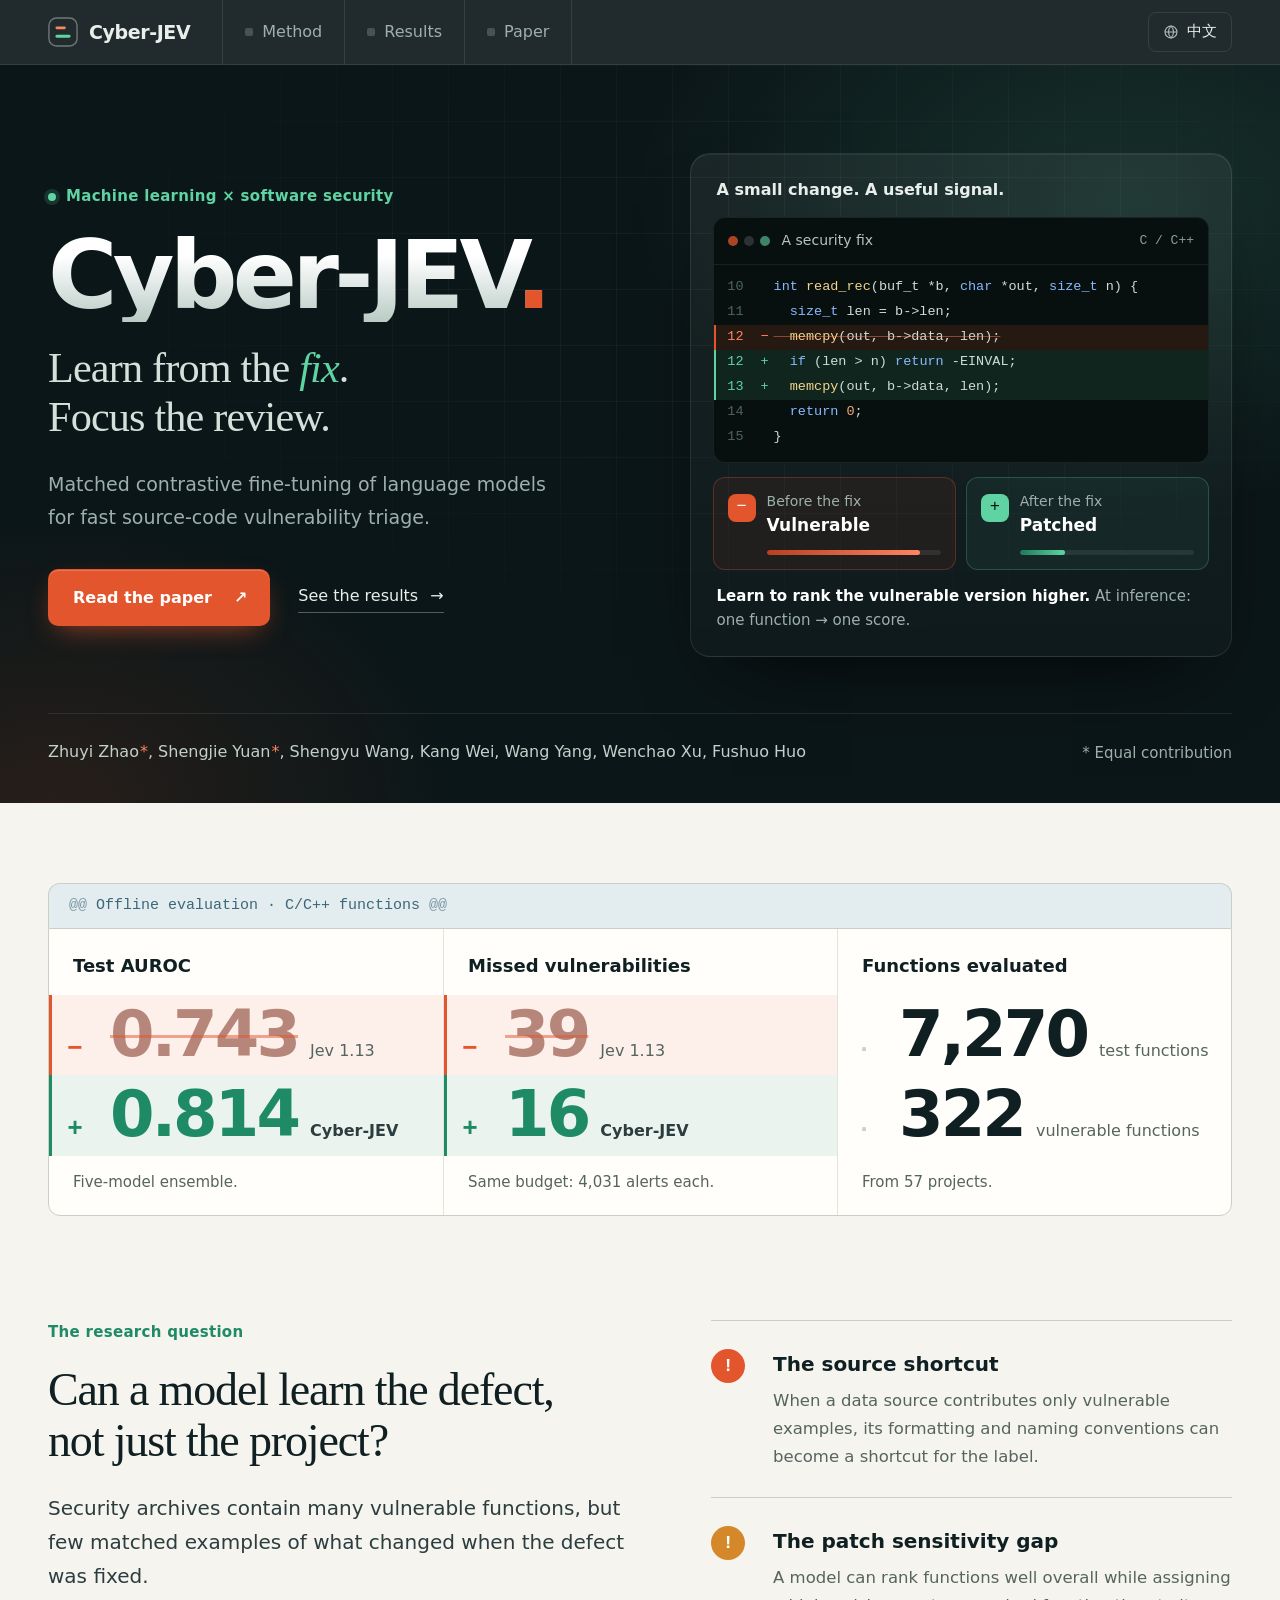
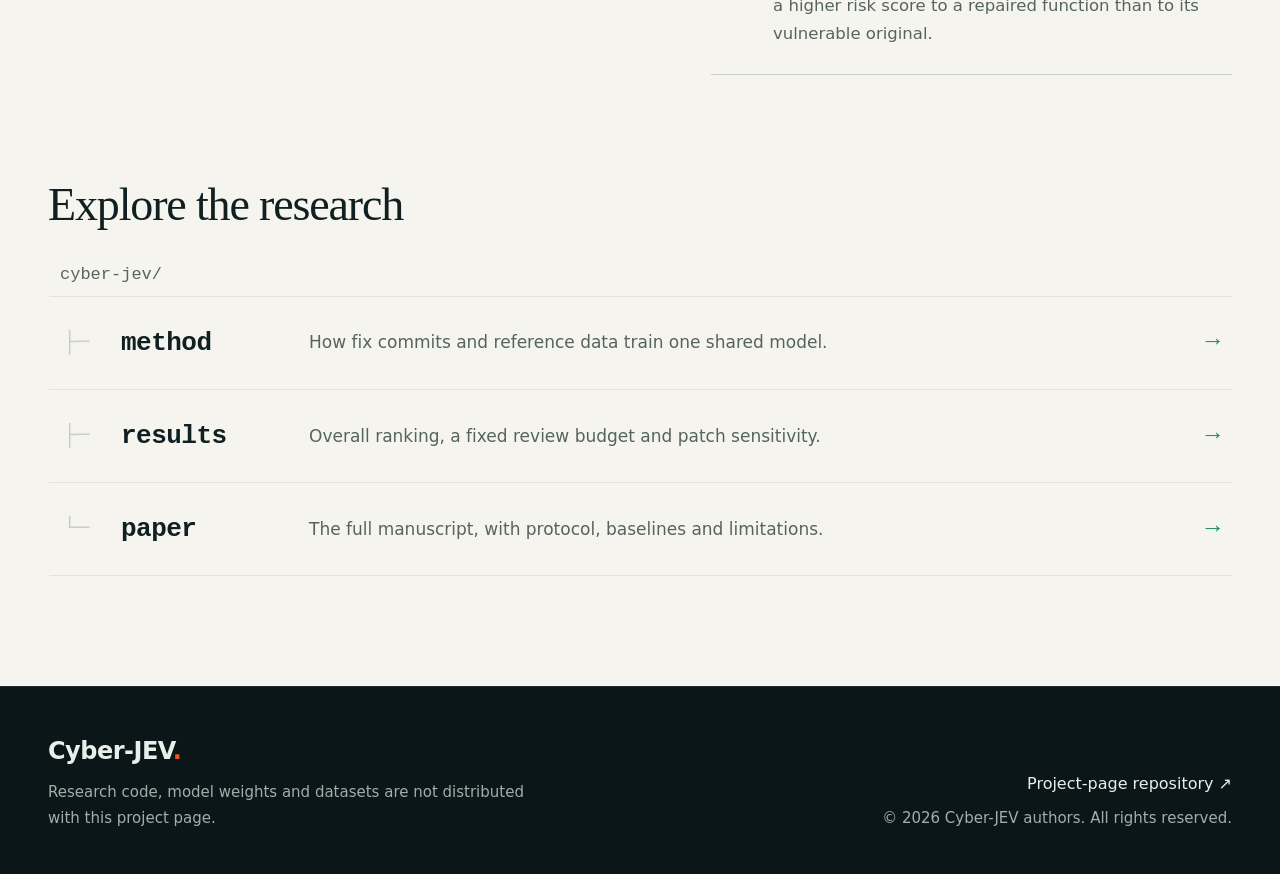
<file: index.html>
<!doctype html>
<html lang="en">
<head>
  <meta charset="utf-8">
  <meta name="viewport" content="width=device-width,initial-scale=1">
  <meta name="description" content="Cyber-JEV: matched contrastive fine-tuning of language models for source-code vulnerability triage. Research overview, evaluation results and manuscript.">
  <meta name="theme-color" content="#0b1618">
  <meta property="og:title" content="Cyber-JEV · Source-code vulnerability triage">
  <meta property="og:description" content="Learn from security fixes. Prioritize code for review. Explore the method, evidence and research manuscript.">
  <meta property="og:type" content="website">
  <meta property="og:url" content="https://ricardoz-kisara.github.io/cyber-jev/">
  <link rel="canonical" href="https://ricardoz-kisara.github.io/cyber-jev/">
  <link rel="icon" href="data:image/svg+xml,%3Csvg xmlns='http://www.w3.org/2000/svg' viewBox='0 0 32 32'%3E%3Crect width='32' height='32' rx='8' fill='%230b1618'/%3E%3Crect x='7' y='10' width='12' height='3' rx='1.5' fill='%23ec6a43'/%3E%3Crect x='7' y='19' width='18' height='3' rx='1.5' fill='%2350c897'/%3E%3C/svg%3E">
  <link rel="stylesheet" href="styles.css">
  <title data-i18n="titleHome">Cyber-JEV · Source-code vulnerability triage</title>
  <script src="script.js" defer></script>
</head>
<body>
<a class="skip" href="#main" data-i18n="skip">Skip to content</a>
<header class="header">
  <div class="header-inner">
    <a class="wordmark" href="./" aria-label="Cyber-JEV home"><svg class="brand-mark" viewBox="0 0 32 32" aria-hidden="true"><rect x="1" y="1" width="30" height="30" rx="8"/><rect class="bm-del" x="8" y="10" width="11" height="3" rx="1.5"/><rect class="bm-add" x="8" y="19" width="16" height="3" rx="1.5"/></svg>Cyber-JEV</a>
    <nav aria-label="Main navigation">
      <a href="method.html" data-i18n="navMethod">Method</a><a href="results.html" data-i18n="navResults">Results</a><a href="paper.html" data-i18n="navPaper">Paper</a>
    </nav>
    <button class="language" id="language" type="button" aria-label="Switch to Chinese"><svg viewBox="0 0 24 24" aria-hidden="true"><circle cx="12" cy="12" r="9"/><path d="M3 12h18M12 3c2.5 2.6 3.8 5.6 3.8 9s-1.3 6.4-3.8 9c-2.5-2.6-3.8-5.6-3.8-9S9.5 5.6 12 3z"/></svg><span class="language-label">中文</span></button>
  </div>
</header>
<main id="main">
  <div class="hero-band">
    <section class="hero wrap" aria-labelledby="hero-title">
      <div class="hero-copy">
        <p class="eyebrow"><span class="dot"></span><span data-i18n="heroEyebrow">Machine learning × software security</span></p>
        <h1 id="hero-title">Cyber-JEV<span class="title-dot">.</span></h1>
        <p class="hero-subtitle" data-i18n="heroSubtitle">Learn from the <em>fix</em>.<br>Focus the review.</p>
        <p class="hero-description" data-i18n="heroDescription">Matched contrastive fine-tuning of language models for fast source-code vulnerability triage.</p>
        <div class="hero-actions"><a class="button primary" href="assets/cyber-jev-paper.pdf" target="_blank" rel="noopener"><span data-i18n="readPaper">Read the paper</span> <span aria-hidden="true">↗</span></a><a class="text-link" href="results.html"><span data-i18n="seeResults">See the results</span> <span aria-hidden="true">→</span></a></div>
      </div>
      <figure class="hero-visual" aria-label="Conceptual diagram: learn from a matched fix group, then score individual functions for review">
        <p class="visual-title" data-i18n="visualTitle">A small change. A useful signal.</p>
        <div class="code-window">
          <div class="window-heading"><span class="window-dots" aria-hidden="true"><i></i><i></i><i></i></span><span data-i18n="fixCommit">A security fix</span><span class="window-tag">C / C++</span></div>
          <div class="diff" aria-hidden="true">
            <div class="dl"><span class="ln">10</span><span class="sg"></span><code><b class="k">int</b> <b class="f">read_rec</b>(buf_t *b, <b class="k">char</b> *out, <b class="k">size_t</b> n) {</code></div>
            <div class="dl"><span class="ln">11</span><span class="sg"></span><code>  <b class="k">size_t</b> len = b-&gt;len;</code></div>
            <div class="dl del"><span class="ln">12</span><span class="sg">−</span><code>  <b class="f">memcpy</b>(out, b-&gt;data, len);</code></div>
            <div class="dl add"><span class="ln">12</span><span class="sg">+</span><code>  <b class="k">if</b> (len &gt; n) <b class="k">return</b> -EINVAL;</code></div>
            <div class="dl add"><span class="ln">13</span><span class="sg">+</span><code>  <b class="f">memcpy</b>(out, b-&gt;data, len);</code></div>
            <div class="dl"><span class="ln">14</span><span class="sg"></span><code>  <b class="k">return</b> <b class="n">0</b>;</code></div>
            <div class="dl"><span class="ln">15</span><span class="sg"></span><code>}</code></div>
          </div>
        </div>
        <div class="pair">
          <div class="pair-item vulnerable"><span class="pair-symbol">−</span><div class="pair-text"><small data-i18n="beforeFix">Before the fix</small><strong data-i18n="vulnerable">Vulnerable</strong><span class="meter" aria-hidden="true"><i></i></span></div></div>
          <div class="pair-item patched"><span class="pair-symbol">+</span><div class="pair-text"><small data-i18n="afterFix">After the fix</small><strong data-i18n="patched">Patched</strong><span class="meter" aria-hidden="true"><i></i></span></div></div>
        </div>
        <figcaption class="visual-output"><strong data-i18n="learnRank">Learn to rank the vulnerable version higher.</strong> <span data-i18n="singleInput">At inference: one function → one score.</span></figcaption>
      </figure>
    </section>
    <div class="authors wrap"><p>Zhuyi Zhao<span class="star">*</span>, Shengjie Yuan<span class="star">*</span>, Shengyu Wang, Kang Wei, Wang Yang, Wenchao Xu, Fushuo Huo</p><span data-i18n="equalContribution">* Equal contribution</span></div>
  </div>
  <section class="home-diff wrap" aria-label="Reported benchmark highlights">
    <div class="hunk"><span class="at">@@</span> <span data-i18n="hunkBench">Offline evaluation · C/C++ functions</span> <span class="at">@@</span></div>
    <div class="diff-panel">
      <div class="dgroup"><h2 class="dgroup-title" data-i18n="metric1">Test AUROC</h2>
        <div class="drow minus"><span class="sign">−</span><span class="val">0.743</span><span class="who">Jev 1.13</span></div>
        <div class="drow plus"><span class="sign">+</span><span class="val">0.814</span><span class="who">Cyber-JEV</span></div>
        <p class="dnote" data-i18n="metric1Note">Five-model ensemble.</p></div>
      <div class="dgroup"><h2 class="dgroup-title" data-i18n="metric2">Missed vulnerabilities</h2>
        <div class="drow minus"><span class="sign">−</span><span class="val">39</span><span class="who">Jev 1.13</span></div>
        <div class="drow plus"><span class="sign">+</span><span class="val">16</span><span class="who">Cyber-JEV</span></div>
        <p class="dnote" data-i18n="metric2Note">Same budget: 4,031 alerts each.</p></div>
      <div class="dgroup"><h2 class="dgroup-title" data-i18n="metric3">Functions evaluated</h2>
        <div class="drow ctx"><span class="sign">·</span><span class="val">7,270</span><span class="who" data-i18n="ctxFunctions">test functions</span></div>
        <div class="drow ctx"><span class="sign">·</span><span class="val">322</span><span class="who" data-i18n="ctxVulnerable">vulnerable functions</span></div>
        <p class="dnote" data-i18n="metric3Note">From 57 projects.</p></div>
    </div>
  </section>
  <section class="problem wrap section" aria-labelledby="problem-title">
    <div><p class="eyebrow" data-i18n="problemEyebrow">The research question</p><h2 class="section-title" id="problem-title" data-i18n="problemTitle">Can a model learn the defect,<br>not just the project?</h2><p class="lead" data-i18n="problemLead">Security archives contain many vulnerable functions, but few matched examples of what changed when the defect was fixed.</p></div>
    <ol class="findings">
      <li><span class="flag" aria-hidden="true">!</span><div><h3 data-i18n="sourceTitle">The source shortcut</h3><p data-i18n="sourceText">When a data source contributes only vulnerable examples, its formatting and naming conventions can become a shortcut for the label.</p></div></li>
      <li><span class="flag" aria-hidden="true">!</span><div><h3 data-i18n="patchTitle">The patch sensitivity gap</h3><p data-i18n="patchText">A model can rank functions well overall while assigning a higher risk score to a repaired function than to its vulnerable original.</p></div></li>
    </ol>
  </section>
  <section class="tree-section wrap" aria-labelledby="explore-title">
    <h2 class="section-title" id="explore-title" data-i18n="exploreTitle">Explore the research</h2>
    <nav class="tree" aria-labelledby="explore-title">
      <p class="tree-root" aria-hidden="true">cyber-jev/</p>
      <a class="tree-row" href="method.html"><span class="branch" aria-hidden="true">├─</span><span class="tree-name">method</span><span class="tree-desc" data-i18n="exploreMethod">How fix commits and reference data train one shared model.</span><span class="tree-go" aria-hidden="true">→</span></a>
      <a class="tree-row" href="results.html"><span class="branch" aria-hidden="true">├─</span><span class="tree-name">results</span><span class="tree-desc" data-i18n="exploreResults">Overall ranking, a fixed review budget and patch sensitivity.</span><span class="tree-go" aria-hidden="true">→</span></a>
      <a class="tree-row" href="paper.html"><span class="branch" aria-hidden="true">└─</span><span class="tree-name">paper</span><span class="tree-desc" data-i18n="explorePaper">The full manuscript, with protocol, baselines and limitations.</span><span class="tree-go" aria-hidden="true">→</span></a>
    </nav>
  </section>
</main>
<footer class="footer"><div class="wrap footer-inner"><div><a class="footer-brand" href="./">Cyber-JEV<span>.</span></a><p data-i18n="availability">Research code, model weights and datasets are not distributed with this project page.</p></div><div class="footer-right"><a href="https://github.com/RicardoZ-kisara/cyber-jev" target="_blank" rel="noopener" data-i18n="pageRepo">Project-page repository ↗</a><p>© 2026 Cyber-JEV authors. <span data-i18n="rights">All rights reserved.</span></p></div></div></footer>
</body>
</html>
</file>
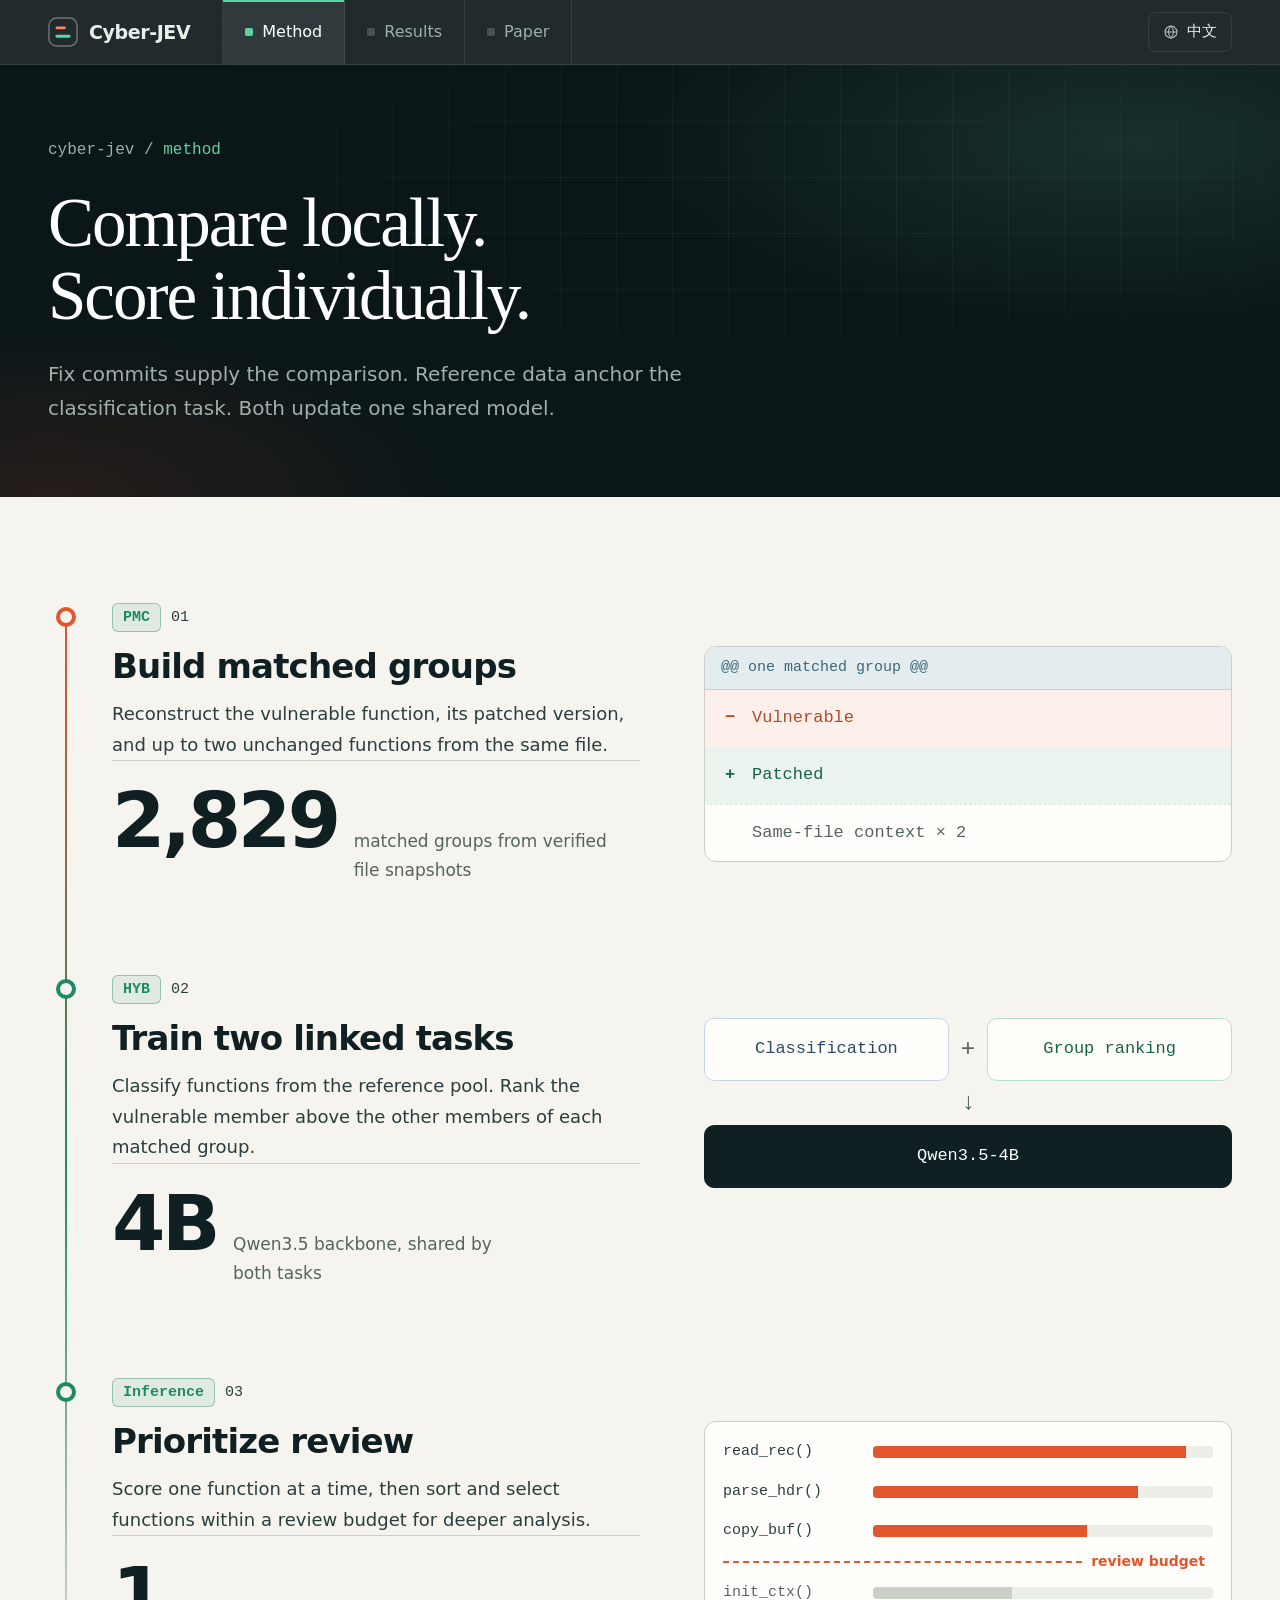
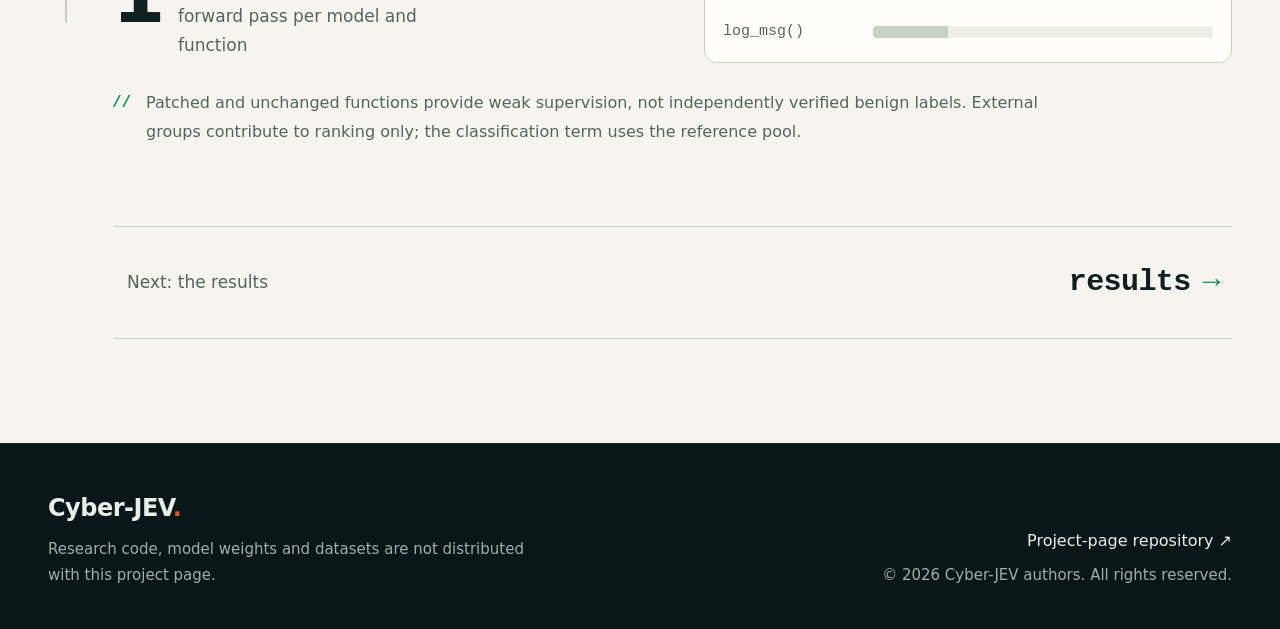
<file: method.html>
<!doctype html>
<html lang="en">
<head>
  <meta charset="utf-8">
  <meta name="viewport" content="width=device-width,initial-scale=1">
  <meta name="description" content="How Cyber-JEV builds matched fix groups and trains one shared model for source-code vulnerability triage.">
  <meta name="theme-color" content="#0b1618">
  <link rel="canonical" href="https://ricardoz-kisara.github.io/cyber-jev/method.html">
  <link rel="icon" href="data:image/svg+xml,%3Csvg xmlns='http://www.w3.org/2000/svg' viewBox='0 0 32 32'%3E%3Crect width='32' height='32' rx='8' fill='%230b1618'/%3E%3Crect x='7' y='10' width='12' height='3' rx='1.5' fill='%23ec6a43'/%3E%3Crect x='7' y='19' width='18' height='3' rx='1.5' fill='%2350c897'/%3E%3C/svg%3E">
  <link rel="stylesheet" href="styles.css">
  <title data-i18n="titleMethod">Method · Cyber-JEV</title>
  <script src="script.js" defer></script>
</head>
<body>
<a class="skip" href="#main" data-i18n="skip">Skip to content</a>
<header class="header">
  <div class="header-inner">
    <a class="wordmark" href="./" aria-label="Cyber-JEV home"><svg class="brand-mark" viewBox="0 0 32 32" aria-hidden="true"><rect x="1" y="1" width="30" height="30" rx="8"/><rect class="bm-del" x="8" y="10" width="11" height="3" rx="1.5"/><rect class="bm-add" x="8" y="19" width="16" height="3" rx="1.5"/></svg>Cyber-JEV</a>
    <nav aria-label="Main navigation">
      <a href="method.html" aria-current="page" data-i18n="navMethod">Method</a><a href="results.html" data-i18n="navResults">Results</a><a href="paper.html" data-i18n="navPaper">Paper</a>
    </nav>
    <button class="language" id="language" type="button" aria-label="Switch to Chinese"><svg viewBox="0 0 24 24" aria-hidden="true"><circle cx="12" cy="12" r="9"/><path d="M3 12h18M12 3c2.5 2.6 3.8 5.6 3.8 9s-1.3 6.4-3.8 9c-2.5-2.6-3.8-5.6-3.8-9S9.5 5.6 12 3z"/></svg><span class="language-label">中文</span></button>
  </div>
</header>
<main id="main">
  <div class="page-band">
    <div class="wrap page-head">
      <p class="path">cyber-jev / <b>method</b></p>
      <h1 class="page-title" data-i18n="methodTitle">Compare locally.<br>Score individually.</h1>
      <p class="page-intro" data-i18n="methodIntro">Fix commits supply the comparison. Reference data anchor the classification task. Both update one shared model.</p>
    </div>
  </div>
  <section class="wrap section" aria-label="Method steps">
    <ol class="graph">
      <li class="commit"><span class="node" aria-hidden="true"></span>
        <p class="commit-tag"><b>PMC</b><span>01</span></p>
        <div class="commit-grid">
          <div class="commit-text"><h2 data-i18n="step1Title">Build matched groups</h2><p data-i18n="step1Text">Reconstruct the vulnerable function, its patched version, and up to two unchanged functions from the same file.</p><p class="figure-line"><strong>2,829</strong><span data-i18n="step1Figure">matched groups from verified file snapshots</span></p></div>
          <div class="mini-diff" aria-hidden="true"><div class="mini-head">@@ <span data-i18n="oneGroup">one matched group</span> @@</div><div class="mrow minus"><span>−</span><span data-i18n="vulnerable">Vulnerable</span></div><div class="mrow plus"><span>+</span><span data-i18n="patched">Patched</span></div><div class="mrow ctx"><span></span><span data-i18n="context">Same-file context × 2</span></div></div>
        </div>
      </li>
      <li class="commit"><span class="node" aria-hidden="true"></span>
        <p class="commit-tag"><b>HYB</b><span>02</span></p>
        <div class="commit-grid">
          <div class="commit-text"><h2 data-i18n="step2Title">Train two linked tasks</h2><p data-i18n="step2Text">Classify functions from the reference pool. Rank the vulnerable member above the other members of each matched group.</p><p class="figure-line"><strong>4B</strong><span data-i18n="step2Figure">Qwen3.5 backbone, shared by both tasks</span></p></div>
          <div class="formula" aria-hidden="true"><span class="term t-cls" data-i18n="classification">Classification</span><b>+</b><span class="term t-rank" data-i18n="groupRanking">Group ranking</span><b>→</b><span class="term t-model">Qwen3.5-4B</span></div>
        </div>
      </li>
      <li class="commit"><span class="node" aria-hidden="true"></span>
        <p class="commit-tag"><b data-i18n="inference">Inference</b><span>03</span></p>
        <div class="commit-grid">
          <div class="commit-text"><h2 data-i18n="step3Title">Prioritize review</h2><p data-i18n="step3Text">Score one function at a time, then sort and select functions within a review budget for deeper analysis.</p><p class="figure-line"><strong>1</strong><span data-i18n="step3Figure">forward pass per model and function</span></p></div>
          <div class="queue" aria-hidden="true"><div class="q" style="--s:92%"><span>read_rec()</span><i></i></div><div class="q" style="--s:78%"><span>parse_hdr()</span><i></i></div><div class="q" style="--s:63%"><span>copy_buf()</span><i></i></div><div class="cut"><span data-i18n="reviewBudget">review budget</span></div><div class="q out" style="--s:41%"><span>init_ctx()</span><i></i></div><div class="q out" style="--s:22%"><span>log_msg()</span><i></i></div></div>
        </div>
      </li>
    </ol>
    <div class="graph-note"><p class="comment" data-i18n="methodNote">Patched and unchanged functions provide weak supervision, not independently verified benign labels. External groups contribute to ranking only; the classification term uses the reference pool.</p>
    <a class="next-file" href="results.html"><span class="next-label" data-i18n="nextResults">Next: the results</span><span class="next-name">results<i aria-hidden="true">→</i></span></a></div>
  </section>
</main>
<footer class="footer"><div class="wrap footer-inner"><div><a class="footer-brand" href="./">Cyber-JEV<span>.</span></a><p data-i18n="availability">Research code, model weights and datasets are not distributed with this project page.</p></div><div class="footer-right"><a href="https://github.com/RicardoZ-kisara/cyber-jev" target="_blank" rel="noopener" data-i18n="pageRepo">Project-page repository ↗</a><p>© 2026 Cyber-JEV authors. <span data-i18n="rights">All rights reserved.</span></p></div></div></footer>
</body>
</html>
</file>
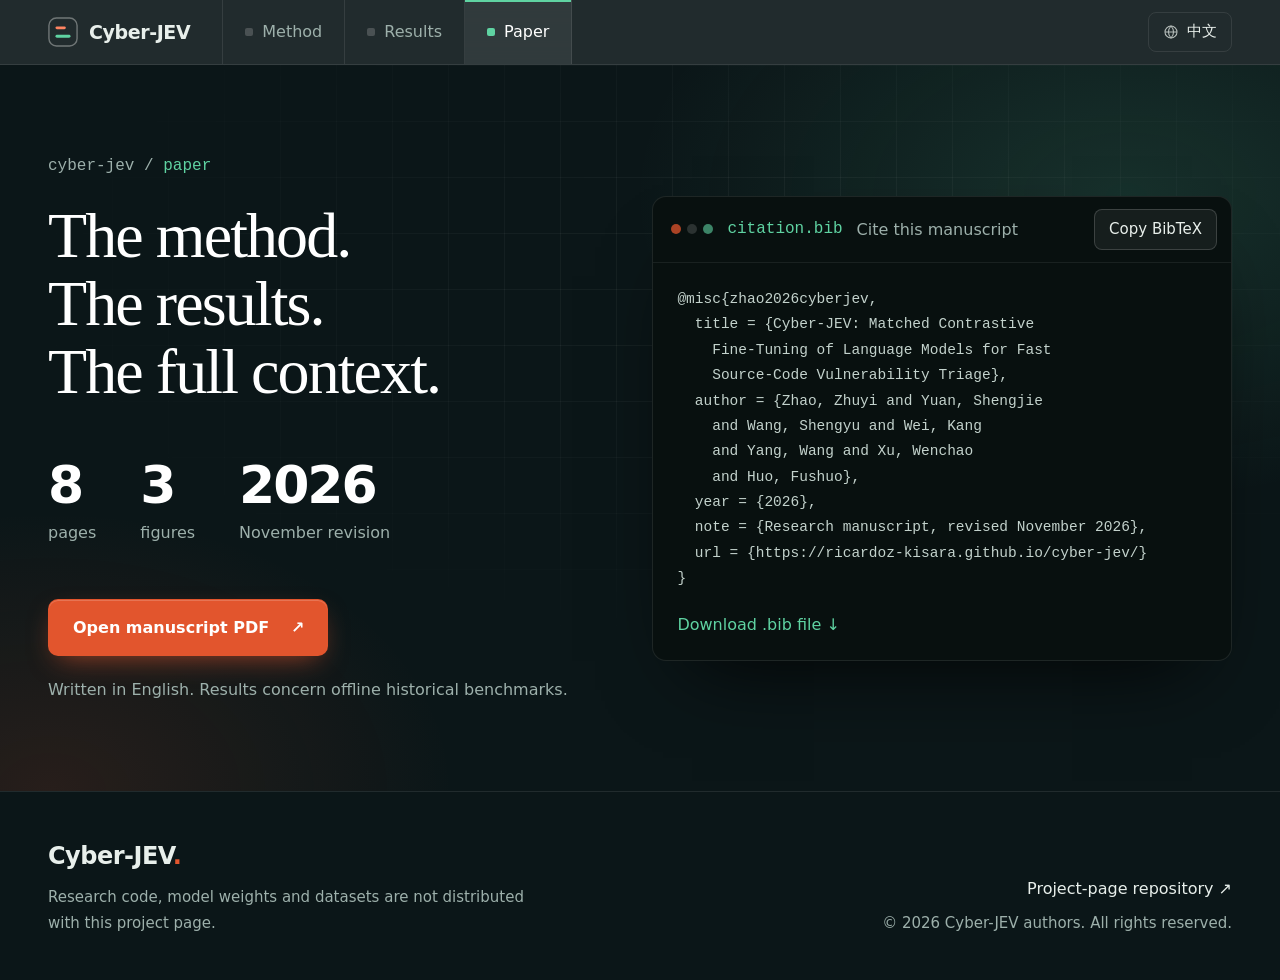
<file: paper.html>
<!doctype html>
<html lang="en">
<head>
  <meta charset="utf-8">
  <meta name="viewport" content="width=device-width,initial-scale=1">
  <meta name="description" content="Read the Cyber-JEV research manuscript and cite it.">
  <meta name="theme-color" content="#0b1618">
  <link rel="canonical" href="https://ricardoz-kisara.github.io/cyber-jev/paper.html">
  <link rel="icon" href="data:image/svg+xml,%3Csvg xmlns='http://www.w3.org/2000/svg' viewBox='0 0 32 32'%3E%3Crect width='32' height='32' rx='8' fill='%230b1618'/%3E%3Crect x='7' y='10' width='12' height='3' rx='1.5' fill='%23ec6a43'/%3E%3Crect x='7' y='19' width='18' height='3' rx='1.5' fill='%2350c897'/%3E%3C/svg%3E">
  <link rel="stylesheet" href="styles.css">
  <title data-i18n="titlePaper">Paper · Cyber-JEV</title>
  <script src="script.js" defer></script>
</head>
<body>
<a class="skip" href="#main" data-i18n="skip">Skip to content</a>
<header class="header">
  <div class="header-inner">
    <a class="wordmark" href="./" aria-label="Cyber-JEV home"><svg class="brand-mark" viewBox="0 0 32 32" aria-hidden="true"><rect x="1" y="1" width="30" height="30" rx="8"/><rect class="bm-del" x="8" y="10" width="11" height="3" rx="1.5"/><rect class="bm-add" x="8" y="19" width="16" height="3" rx="1.5"/></svg>Cyber-JEV</a>
    <nav aria-label="Main navigation">
      <a href="method.html" data-i18n="navMethod">Method</a><a href="results.html" data-i18n="navResults">Results</a><a href="paper.html" aria-current="page" data-i18n="navPaper">Paper</a>
    </nav>
    <button class="language" id="language" type="button" aria-label="Switch to Chinese"><svg viewBox="0 0 24 24" aria-hidden="true"><circle cx="12" cy="12" r="9"/><path d="M3 12h18M12 3c2.5 2.6 3.8 5.6 3.8 9s-1.3 6.4-3.8 9c-2.5-2.6-3.8-5.6-3.8-9S9.5 5.6 12 3z"/></svg><span class="language-label">中文</span></button>
  </div>
</header>
<main id="main" class="paper-main">
  <section class="paper-section" aria-labelledby="paper-title"><div class="wrap paper-inner">
    <div>
      <p class="path">cyber-jev / <b>paper</b></p>
      <h1 id="paper-title" data-i18n="paperTitle">The method.<br>The results.<br>The full context.</h1>
      <div class="paper-facts"><p><strong>8</strong><span data-i18n="factPages">pages</span></p><p><strong>3</strong><span data-i18n="factFigures">figures</span></p><p><strong>2026</strong><span data-i18n="factDate">November revision</span></p></div>
      <a class="button primary" href="assets/cyber-jev-paper.pdf" target="_blank" rel="noopener"><span data-i18n="downloadPaper">Open manuscript PDF</span><span aria-hidden="true">↗</span></a>
      <p class="paper-meta" data-i18n="paperMeta">Written in English. Results concern offline historical benchmarks.</p>
    </div>
    <div class="citation-card"><div class="citation-header"><span class="window-dots" aria-hidden="true"><i></i><i></i><i></i></span><span class="citation-file">citation.bib</span><span class="citation-title" data-i18n="citationTitle">Cite this manuscript</span><button id="copy-citation" type="button" data-i18n="copy">Copy BibTeX</button></div><pre id="citation-text">@misc{zhao2026cyberjev,
  title = {Cyber-JEV: Matched Contrastive
    Fine-Tuning of Language Models for Fast
    Source-Code Vulnerability Triage},
  author = {Zhao, Zhuyi and Yuan, Shengjie
    and Wang, Shengyu and Wei, Kang
    and Yang, Wang and Xu, Wenchao
    and Huo, Fushuo},
  year = {2026},
  note = {Research manuscript, revised November 2026},
  url = {https://ricardoz-kisara.github.io/cyber-jev/}
}</pre><a href="citation.bib" download data-i18n="downloadBib">Download .bib file ↓</a><span id="copy-status" class="sr-only" role="status" aria-live="polite"></span></div>
  </div></section>
</main>
<footer class="footer"><div class="wrap footer-inner"><div><a class="footer-brand" href="./">Cyber-JEV<span>.</span></a><p data-i18n="availability">Research code, model weights and datasets are not distributed with this project page.</p></div><div class="footer-right"><a href="https://github.com/RicardoZ-kisara/cyber-jev" target="_blank" rel="noopener" data-i18n="pageRepo">Project-page repository ↗</a><p>© 2026 Cyber-JEV authors. <span data-i18n="rights">All rights reserved.</span></p></div></div></footer>
</body>
</html>
</file>
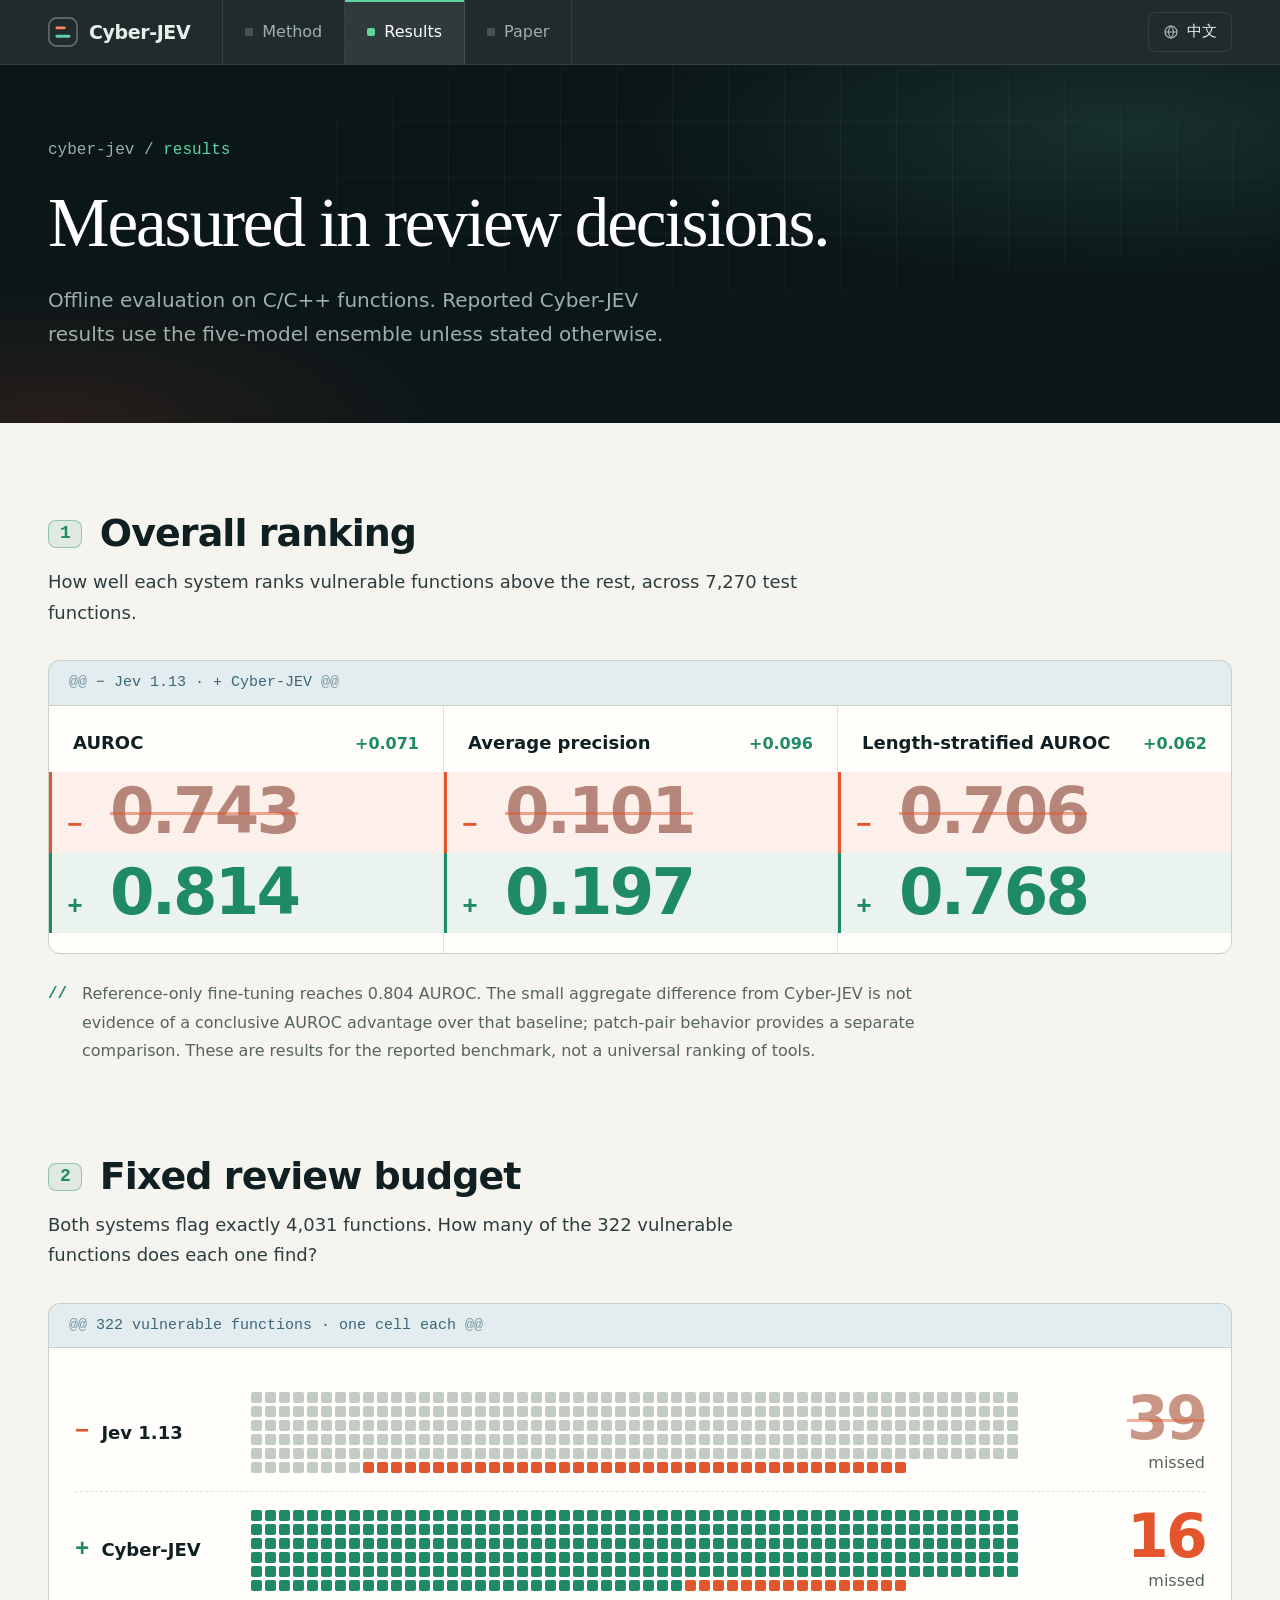
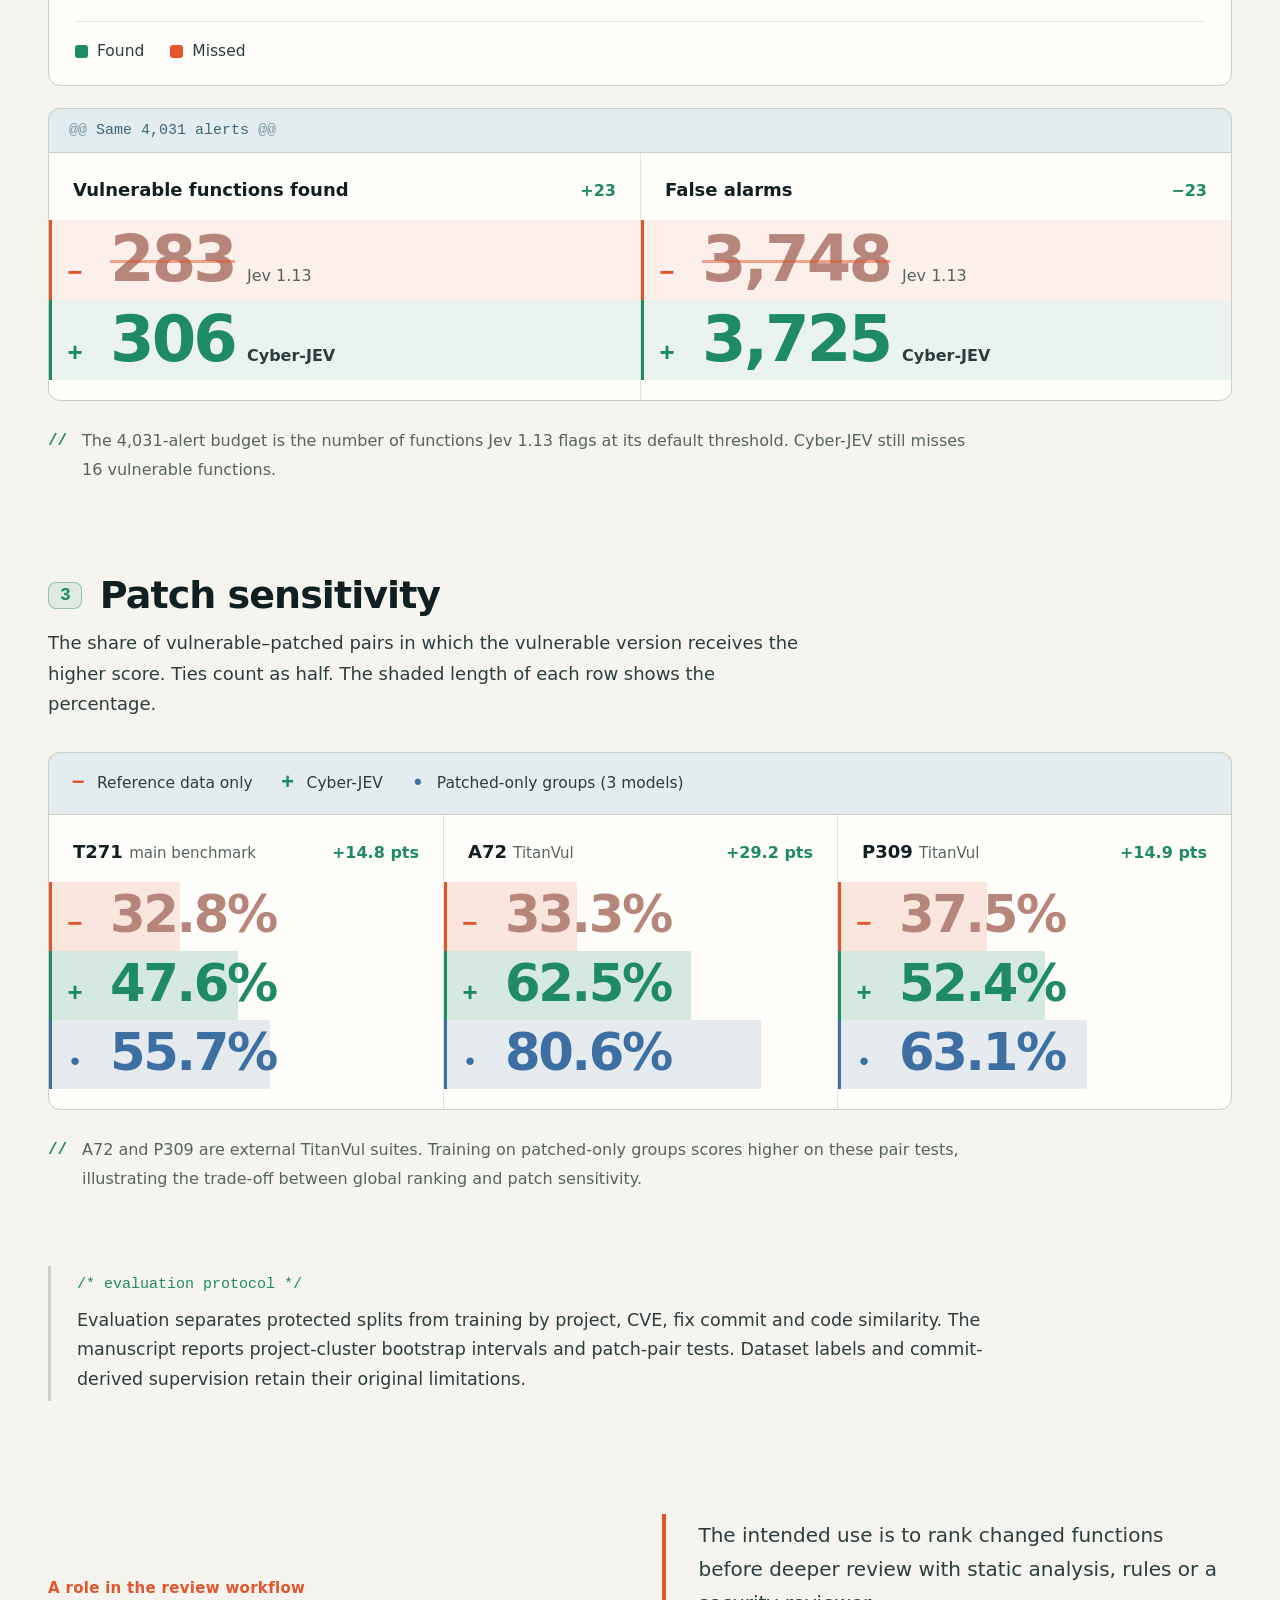
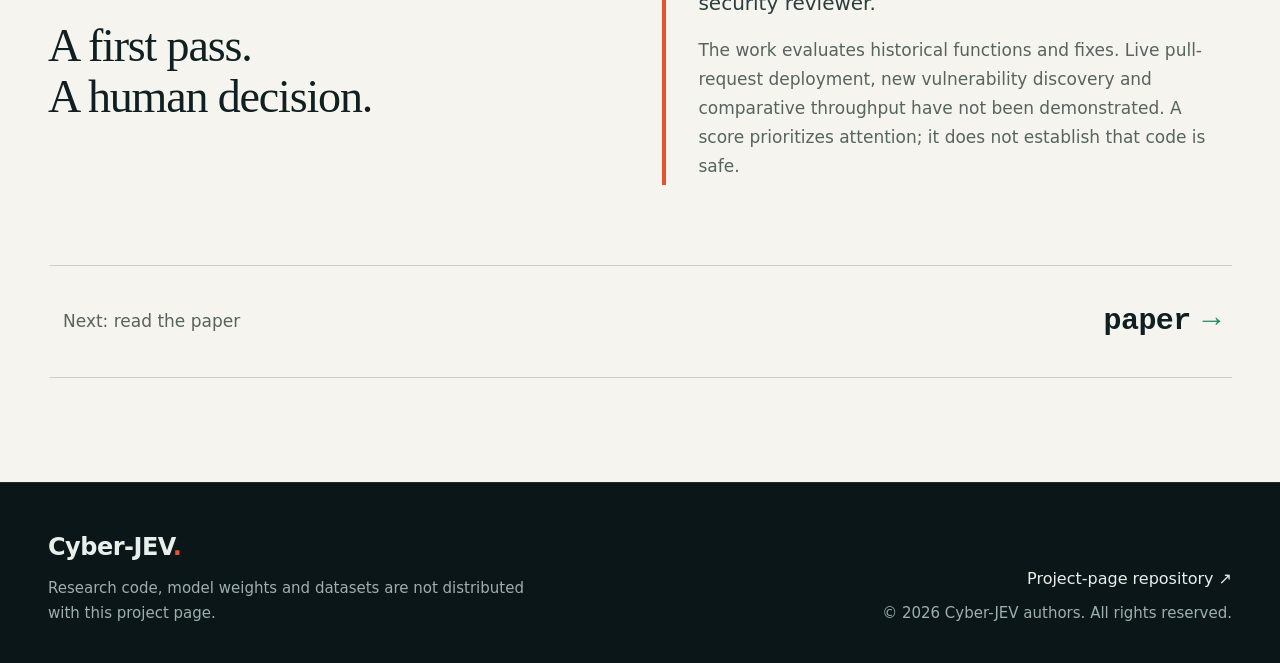
<file: results.html>
<!doctype html>
<html lang="en">
<head>
  <meta charset="utf-8">
  <meta name="viewport" content="width=device-width,initial-scale=1">
  <meta name="description" content="Cyber-JEV evaluation results: overall ranking, a fixed review budget and patch sensitivity on C/C++ functions.">
  <meta name="theme-color" content="#0b1618">
  <link rel="canonical" href="https://ricardoz-kisara.github.io/cyber-jev/results.html">
  <link rel="icon" href="data:image/svg+xml,%3Csvg xmlns='http://www.w3.org/2000/svg' viewBox='0 0 32 32'%3E%3Crect width='32' height='32' rx='8' fill='%230b1618'/%3E%3Crect x='7' y='10' width='12' height='3' rx='1.5' fill='%23ec6a43'/%3E%3Crect x='7' y='19' width='18' height='3' rx='1.5' fill='%2350c897'/%3E%3C/svg%3E">
  <link rel="stylesheet" href="styles.css">
  <title data-i18n="titleResults">Results · Cyber-JEV</title>
  <script src="script.js" defer></script>
</head>
<body>
<a class="skip" href="#main" data-i18n="skip">Skip to content</a>
<header class="header">
  <div class="header-inner">
    <a class="wordmark" href="./" aria-label="Cyber-JEV home"><svg class="brand-mark" viewBox="0 0 32 32" aria-hidden="true"><rect x="1" y="1" width="30" height="30" rx="8"/><rect class="bm-del" x="8" y="10" width="11" height="3" rx="1.5"/><rect class="bm-add" x="8" y="19" width="16" height="3" rx="1.5"/></svg>Cyber-JEV</a>
    <nav aria-label="Main navigation">
      <a href="method.html" data-i18n="navMethod">Method</a><a href="results.html" aria-current="page" data-i18n="navResults">Results</a><a href="paper.html" data-i18n="navPaper">Paper</a>
    </nav>
    <button class="language" id="language" type="button" aria-label="Switch to Chinese"><svg viewBox="0 0 24 24" aria-hidden="true"><circle cx="12" cy="12" r="9"/><path d="M3 12h18M12 3c2.5 2.6 3.8 5.6 3.8 9s-1.3 6.4-3.8 9c-2.5-2.6-3.8-5.6-3.8-9S9.5 5.6 12 3z"/></svg><span class="language-label">中文</span></button>
  </div>
</header>
<main id="main">
  <div class="page-band">
    <div class="wrap page-head">
      <p class="path">cyber-jev / <b>results</b></p>
      <h1 class="page-title" data-i18n="resultsTitle">Measured in review decisions.</h1>
      <p class="page-intro" data-i18n="resultsIntro">Offline evaluation on C/C++ functions. Reported Cyber-JEV results use the five-model ensemble unless stated otherwise.</p>
    </div>
  </div>
  <div class="wrap page-end">
  <section class="chapter" aria-labelledby="ranking-title">
    <h2 class="chapter-title" id="ranking-title"><span class="chapter-no">1</span><span data-i18n="tabRanking">Overall ranking</span></h2>
    <p class="chapter-intro" data-i18n="r1Text">How well each system ranks vulnerable functions above the rest, across 7,270 test functions.</p>
    <div class="hunk"><span class="at">@@</span> − Jev 1.13 · + Cyber-JEV <span class="at">@@</span></div>
    <div class="diff-panel">
      <div class="dgroup"><h3 class="dgroup-title"><span>AUROC</span><em>+0.071</em></h3><div class="drow minus"><span class="sign">−</span><span class="val">0.743</span></div><div class="drow plus"><span class="sign">+</span><span class="val">0.814</span></div></div>
      <div class="dgroup"><h3 class="dgroup-title"><span data-i18n="ap">Average precision</span><em>+0.096</em></h3><div class="drow minus"><span class="sign">−</span><span class="val">0.101</span></div><div class="drow plus"><span class="sign">+</span><span class="val">0.197</span></div></div>
      <div class="dgroup"><h3 class="dgroup-title"><span data-i18n="lengthAuc">Length-stratified AUROC</span><em>+0.062</em></h3><div class="drow minus"><span class="sign">−</span><span class="val">0.706</span></div><div class="drow plus"><span class="sign">+</span><span class="val">0.768</span></div></div>
    </div>
    <p class="comment" data-i18n="rankingNote">Reference-only fine-tuning reaches 0.804 AUROC. The small aggregate difference from Cyber-JEV is not evidence of a conclusive AUROC advantage over that baseline; patch-pair behavior provides a separate comparison. These are results for the reported benchmark, not a universal ranking of tools.</p>
  </section>

  <section class="chapter" aria-labelledby="budget-title">
    <h2 class="chapter-title" id="budget-title"><span class="chapter-no">2</span><span data-i18n="tabBudget">Fixed review budget</span></h2>
    <p class="chapter-intro" data-i18n="r2Text">Both systems flag exactly 4,031 functions. How many of the 322 vulnerable functions does each one find?</p>
    <div class="hunk"><span class="at">@@</span> <span data-i18n="cellsHunk">322 vulnerable functions · one cell each</span> <span class="at">@@</span></div>
    <div class="cells-block">
      <div class="cells-row minus"><div class="cells-label"><span class="sign">−</span>Jev 1.13</div><div class="cells" data-found="283" data-missed="39" aria-hidden="true"></div><p class="cells-count"><strong>39</strong> <span data-i18n="missedWord">missed</span></p></div>
      <div class="cells-row plus"><div class="cells-label"><span class="sign">+</span>Cyber-JEV</div><div class="cells" data-found="306" data-missed="16" aria-hidden="true"></div><p class="cells-count"><strong>16</strong> <span data-i18n="missedWord">missed</span></p></div>
      <div class="legend"><span class="key key-found" data-i18n="foundKey">Found</span><span class="key key-missed" data-i18n="missedKey">Missed</span></div>
    </div>
    <div class="stack-gap">
      <div class="hunk"><span class="at">@@</span> <span data-i18n="budgetHunk">Same 4,031 alerts</span> <span class="at">@@</span></div>
      <div class="diff-panel two">
        <div class="dgroup"><h3 class="dgroup-title"><span data-i18n="foundTitle">Vulnerable functions found</span><em>+23</em></h3><div class="drow minus"><span class="sign">−</span><span class="val">283</span><span class="who">Jev 1.13</span></div><div class="drow plus"><span class="sign">+</span><span class="val">306</span><span class="who">Cyber-JEV</span></div></div>
        <div class="dgroup"><h3 class="dgroup-title"><span data-i18n="falseAlarms">False alarms</span><em>−23</em></h3><div class="drow minus"><span class="sign">−</span><span class="val">3,748</span><span class="who">Jev 1.13</span></div><div class="drow plus"><span class="sign">+</span><span class="val">3,725</span><span class="who">Cyber-JEV</span></div></div>
      </div>
    </div>
    <p class="comment" data-i18n="budgetNote">The 4,031-alert budget is the number of functions Jev 1.13 flags at its default threshold. Cyber-JEV still misses 16 vulnerable functions.</p>
  </section>

  <section class="chapter" aria-labelledby="patch-title">
    <h2 class="chapter-title" id="patch-title"><span class="chapter-no">3</span><span data-i18n="tabPatches">Patch sensitivity</span></h2>
    <p class="chapter-intro" data-i18n="r3Text">The share of vulnerable–patched pairs in which the vulnerable version receives the higher score. Ties count as half. The shaded length of each row shows the percentage.</p>
    <p class="legend patch-legend"><span class="sign-key k-minus"><b>−</b><span data-i18n="referenceOnly">Reference data only</span></span><span class="sign-key k-plus"><b>+</b>Cyber-JEV</span><span class="sign-key k-alt"><b>•</b><span data-i18n="patchedOnly">Patched-only groups (3 models)</span></span></p>
    <div class="diff-panel">
      <div class="dgroup"><h3 class="dgroup-title"><span>T271 <span class="set-sub" data-i18n="setMain">main benchmark</span></span><em>+14.8 <span data-i18n="pts">pts</span></em></h3><div class="drow fill minus" style="--v:32.8%"><span class="sign">−</span><span class="val">32.8%</span></div><div class="drow fill plus" style="--v:47.6%"><span class="sign">+</span><span class="val">47.6%</span></div><div class="drow fill alt" style="--v:55.7%"><span class="sign">•</span><span class="val">55.7%</span></div></div>
      <div class="dgroup"><h3 class="dgroup-title"><span>A72 <span class="set-sub">TitanVul</span></span><em>+29.2 <span data-i18n="pts">pts</span></em></h3><div class="drow fill minus" style="--v:33.3%"><span class="sign">−</span><span class="val">33.3%</span></div><div class="drow fill plus" style="--v:62.5%"><span class="sign">+</span><span class="val">62.5%</span></div><div class="drow fill alt" style="--v:80.6%"><span class="sign">•</span><span class="val">80.6%</span></div></div>
      <div class="dgroup"><h3 class="dgroup-title"><span>P309 <span class="set-sub">TitanVul</span></span><em>+14.9 <span data-i18n="pts">pts</span></em></h3><div class="drow fill minus" style="--v:37.5%"><span class="sign">−</span><span class="val">37.5%</span></div><div class="drow fill plus" style="--v:52.4%"><span class="sign">+</span><span class="val">52.4%</span></div><div class="drow fill alt" style="--v:63.1%"><span class="sign">•</span><span class="val">63.1%</span></div></div>
    </div>
    <p class="comment" data-i18n="patchNote">A72 and P309 are external TitanVul suites. Training on patched-only groups scores higher on these pair tests, illustrating the trade-off between global ranking and patch sensitivity.</p>
  </section>

  <p class="doc-comment" data-i18n="evidenceNote">Evaluation separates protected splits from training by project, CVE, fix commit and code similarity. The manuscript reports project-cluster bootstrap intervals and patch-pair tests. Dataset labels and commit-derived supervision retain their original limitations.</p>

  <section class="scope-section"><div><p class="eyebrow" data-i18n="scopeEyebrow">A role in the review workflow</p><h2 class="section-title" data-i18n="scopeTitle">A first pass.<br>A human decision.</h2></div><div class="scope-body"><p class="lead" data-i18n="scopeText">The intended use is to rank changed functions before deeper review with static analysis, rules or a security reviewer.</p><p data-i18n="scopeNote">The work evaluates historical functions and fixes. Live pull-request deployment, new vulnerability discovery and comparative throughput have not been demonstrated. A score prioritizes attention; it does not establish that code is safe.</p></div></section>
  <a class="next-file" href="paper.html"><span class="next-label" data-i18n="nextPaper">Next: read the paper</span><span class="next-name">paper<i aria-hidden="true">→</i></span></a>
  </div>
</main>
<footer class="footer"><div class="wrap footer-inner"><div><a class="footer-brand" href="./">Cyber-JEV<span>.</span></a><p data-i18n="availability">Research code, model weights and datasets are not distributed with this project page.</p></div><div class="footer-right"><a href="https://github.com/RicardoZ-kisara/cyber-jev" target="_blank" rel="noopener" data-i18n="pageRepo">Project-page repository ↗</a><p>© 2026 Cyber-JEV authors. <span data-i18n="rights">All rights reserved.</span></p></div></div></footer>
</body>
</html>
</file>
<file: styles.css>
/* Cyber-JEV project page. The page reads like a reviewed patch:
   comparisons are diff lines (− before, + after), notes are code comments,
   the method is a commit graph and navigation is a set of editor tabs. */
:root {
  --bg: #f5f4ee;
  --bg-alt: #ecefe8;
  --surface: #fffefb;
  --ink: #0f1f22;
  --ink-2: #2c3d3f;
  --muted: #56645f;
  --line: #e2e3db;
  --line-strong: #cbd0c6;
  --night: #0b1618;
  --night-line: rgba(255, 255, 255, .09);
  --night-text: #e8efeb;
  --night-muted: #9db0ab;
  --vuln: #e2552d;
  --vuln-bright: #ff8462;
  --vuln-ink: #b5482a;
  --vuln-tint: rgba(226, 85, 45, .08);
  --fix: #1f8a66;
  --fix-bright: #5fd3a2;
  --fix-tint: rgba(31, 138, 102, .09);
  --alt: #3d6fa3;
  --hunk: #e3ecee;
  --hunk-ink: #3c6779;
  --sans: Inter, "Segoe UI", system-ui, -apple-system, "PingFang SC", "Microsoft YaHei", sans-serif;
  --serif: "Iowan Old Style", Georgia, "Times New Roman", "Songti SC", serif;
  --mono: ui-monospace, "JetBrains Mono", "Cascadia Code", "SF Mono", Consolas, monospace;
}

* { box-sizing: border-box; }
html { scroll-behavior: smooth; scroll-padding-top: 84px; }
body {
  margin: 0; background: var(--bg); color: var(--ink);
  font-family: var(--sans); font-size: 17px; line-height: 1.7;
  -webkit-font-smoothing: antialiased; text-rendering: optimizeLegibility;
  display: flex; flex-direction: column; min-height: 100vh;
}
main { flex: 1; }
button, a { -webkit-tap-highlight-color: transparent; touch-action: manipulation; }
button { font: inherit; cursor: pointer; }
a { color: inherit; text-decoration: none; }
a:focus-visible, button:focus-visible { outline: 2px solid var(--vuln); outline-offset: 4px; border-radius: 4px; }
::selection { background: rgba(95, 211, 162, .3); }
.wrap { width: min(1200px, calc(100% - 96px)); margin-inline: auto; }
.section { padding-top: 104px; padding-bottom: 104px; }
code, .mono { font-family: var(--mono); font-variant-ligatures: none; }

/* ---------- Header: editor tabs ---------- */
.header { position: sticky; top: 0; z-index: 30; color: var(--night-text); background: rgba(11, 22, 24, .9); backdrop-filter: blur(14px); -webkit-backdrop-filter: blur(14px); border-bottom: 1px solid var(--night-line); }
.header-inner { height: 64px; max-width: 1296px; margin: auto; padding: 0 48px; display: flex; align-items: stretch; gap: 32px; }
.wordmark { display: inline-flex; align-items: center; gap: 11px; font-weight: 700; font-size: 19px; letter-spacing: -.4px; }
.wordmark:hover { color: #fff; }
.brand-mark { width: 30px; height: 30px; flex-shrink: 0; }
.brand-mark > rect:first-child { fill: none; stroke: rgba(255, 255, 255, .35); stroke-width: 1.5; }
.bm-del { fill: var(--vuln-bright); }
.bm-add { fill: var(--fix-bright); }
.header nav { display: flex; align-items: stretch; border-left: 1px solid var(--night-line); }
.header nav a { position: relative; display: flex; align-items: center; gap: 9px; padding: 0 22px; font-size: 16px; color: var(--night-muted); border-right: 1px solid var(--night-line); transition: color .2s, background .2s; }
.header nav a::before { content: ""; width: 8px; height: 8px; border-radius: 2px; background: rgba(255, 255, 255, .18); }
.header nav a:hover { color: #fff; background: rgba(255, 255, 255, .04); }
.header nav a[aria-current=page] { color: #fff; background: rgba(255, 255, 255, .07); }
.header nav a[aria-current=page]::before { background: var(--fix-bright); }
.header nav a[aria-current=page]::after { content: ""; position: absolute; left: 0; right: 0; top: 0; height: 2px; background: var(--fix-bright); }
.language { margin-left: auto; align-self: center; display: inline-flex; align-items: center; gap: 8px; border: 1px solid var(--night-line); background: transparent; color: var(--night-text); border-radius: 8px; padding: 6px 14px; font-size: 15px; transition: background .2s; }
.language:hover { background: rgba(255, 255, 255, .08); }
.language svg { width: 16px; height: 16px; fill: none; stroke: currentColor; stroke-width: 1.6; opacity: .75; }

/* ---------- Shared vocabulary ---------- */
.eyebrow { font-size: 15px; font-weight: 600; letter-spacing: .02em; display: flex; align-items: center; gap: 10px; margin: 0 0 18px; color: var(--fix); }
.path { font-family: var(--mono); font-size: 16px; color: var(--night-muted); margin: 0 0 22px; }
.path b { font-weight: 500; color: var(--fix-bright); }
.section-title { font-family: var(--serif); font-size: 46px; line-height: 1.12; letter-spacing: -.025em; font-weight: 400; margin: 0; }
.lead { font-size: 20px; line-height: 1.7; margin: 24px 0 0; color: var(--ink-2); }
.comment { display: grid; grid-template-columns: 34px 1fr; font-size: 16px; line-height: 1.8; color: var(--muted); max-width: 940px; margin: 26px 0 0; }
.comment::before { content: "//"; font-family: var(--mono); font-weight: 600; color: var(--fix); }

/* Hunk header + diff panel */
.hunk { font-family: var(--mono); font-size: 15px; color: var(--hunk-ink); background: var(--hunk); border: 1px solid var(--line-strong); border-bottom: 0; border-radius: 12px 12px 0 0; padding: 9px 20px; }
.hunk .at { color: #7c9aa7; }
.diff-panel { display: grid; grid-template-columns: repeat(3, 1fr); background: var(--surface); border: 1px solid var(--line-strong); border-radius: 0 0 12px 12px; overflow: hidden; }
.diff-panel.two { grid-template-columns: 1fr 1fr; }
.dgroup { padding: 22px 0 20px; border-left: 1px solid var(--line); min-width: 0; }
.dgroup:first-child { border-left: 0; }
.dgroup-title { display: flex; justify-content: space-between; align-items: baseline; gap: 12px; font-size: 18px; font-weight: 650; margin: 0 24px 14px; }
.dgroup-title em { font-style: normal; font-size: 16px; font-weight: 700; color: var(--fix); white-space: nowrap; }
.drow { position: relative; display: grid; grid-template-columns: 46px auto 1fr; align-items: baseline; column-gap: 12px; padding: 4px 22px 4px 0; border-left: 3px solid transparent; }
.drow .sign { font-family: var(--mono); font-size: 26px; font-weight: 600; text-align: center; }
.drow .val { font-size: clamp(46px, 5vw, 70px); line-height: 1.12; font-weight: 750; letter-spacing: -.045em; font-variant-numeric: tabular-nums; }
.drow .who { font-size: 16px; color: var(--muted); }
.minus { background: var(--vuln-tint); border-left-color: var(--vuln); }
.minus .sign { color: var(--vuln); }
.minus .val { color: #b7867a; text-decoration: line-through; text-decoration-thickness: 3px; text-decoration-color: rgba(226, 85, 45, .5); }
.plus { background: var(--fix-tint); border-left-color: var(--fix); }
.plus .sign, .plus .val { color: var(--fix); }
.plus .who { color: var(--ink-2); font-weight: 600; }
.ctx .sign { color: var(--line-strong); }
.dnote { margin: 14px 24px 0; font-size: 15px; color: var(--muted); }

/* ---------- Home hero ---------- */
.hero-band, .page-band, .paper-section {
  position: relative; overflow: hidden; color: var(--night-text);
  background:
    radial-gradient(55% 60% at 88% 18%, rgba(95, 211, 162, .14), transparent 70%),
    radial-gradient(45% 55% at 4% 100%, rgba(226, 85, 45, .13), transparent 70%),
    var(--night);
}
.hero-band::before, .page-band::before, .paper-section::before {
  content: ""; position: absolute; inset: 0; pointer-events: none;
  background-image: linear-gradient(rgba(255, 255, 255, .045) 1px, transparent 1px), linear-gradient(90deg, rgba(255, 255, 255, .045) 1px, transparent 1px);
  background-size: 56px 56px;
  -webkit-mask-image: radial-gradient(ellipse 80% 70% at 60% 30%, #000 20%, transparent 75%);
  mask-image: radial-gradient(ellipse 80% 70% at 60% 30%, #000 20%, transparent 75%);
}
.hero-band { padding-bottom: 36px; }
.hero { position: relative; display: grid; grid-template-columns: 1.05fr 1fr; gap: 72px; padding-top: 88px; padding-bottom: 56px; align-items: center; }
.hero-band .eyebrow, .page-band .eyebrow, .paper-section .eyebrow { color: var(--fix-bright); }
.dot { width: 8px; height: 8px; background: var(--fix-bright); border-radius: 50%; display: inline-block; box-shadow: 0 0 0 4px rgba(95, 211, 162, .16); animation: pulse 2.8s ease-in-out infinite; }
@keyframes pulse { 50% { box-shadow: 0 0 0 7px rgba(95, 211, 162, 0); } }
.hero h1 {
  font-size: clamp(64px, 7.4vw, 104px); line-height: 1; letter-spacing: -.05em; margin: 0 0 22px; font-weight: 750;
  background: linear-gradient(180deg, #ffffff 30%, #b9cbc4); -webkit-background-clip: text; background-clip: text; color: transparent;
}
.title-dot { color: var(--vuln); -webkit-text-fill-color: var(--vuln); }
.hero-subtitle { font-family: var(--serif); font-size: clamp(32px, 3.3vw, 46px); letter-spacing: -.02em; line-height: 1.16; margin: 0 0 26px; color: #d4e0da; }
.hero-subtitle em { font-style: italic; color: var(--fix-bright); }
.hero-description { font-size: 19px; line-height: 1.7; max-width: 500px; color: var(--night-muted); margin: 0 0 36px; }
.hero-actions { display: flex; gap: 28px; align-items: center; flex-wrap: wrap; }
.button { display: inline-flex; align-items: center; gap: 22px; font-size: 16px; font-weight: 600; padding: 14px 22px 14px 24px; border-radius: 10px; border: 1px solid transparent; transition: background .2s, transform .2s, box-shadow .2s; }
.button:hover { transform: translateY(-2px); }
.primary { background: var(--vuln); color: #fff; box-shadow: 0 10px 28px -10px rgba(226, 85, 45, .7), inset 0 1px 0 rgba(255, 255, 255, .18); }
.primary:hover { background: #ef6339; color: #fff; }
.text-link { font-size: 16px; font-weight: 500; display: inline-flex; gap: 12px; align-items: center; color: var(--night-text); border-bottom: 1px solid rgba(255, 255, 255, .3); padding-bottom: 3px; }
.text-link:hover { color: var(--fix-bright); border-color: var(--fix-bright); }

.hero-visual { position: relative; margin: 0; padding: 22px; border-radius: 20px; background: linear-gradient(180deg, rgba(255, 255, 255, .055), rgba(255, 255, 255, .02)); border: 1px solid var(--night-line); box-shadow: 0 40px 80px -40px rgba(0, 0, 0, .8), inset 0 1px 0 rgba(255, 255, 255, .06); }
.visual-title { margin: 0 4px 14px; font-size: 16px; font-weight: 600; color: var(--night-text); }
.code-window { background: #08100f; border: 1px solid rgba(255, 255, 255, .08); border-radius: 12px; overflow: hidden; }
.window-heading { padding: 11px 14px; border-bottom: 1px solid rgba(255, 255, 255, .07); display: flex; align-items: center; gap: 12px; color: #b4c4bf; font-size: 14px; }
.window-dots { display: inline-flex; gap: 6px; }
.window-dots i { width: 10px; height: 10px; border-radius: 50%; background: rgba(255, 255, 255, .14); }
.window-dots i:first-child { background: rgba(226, 85, 45, .75); }
.window-dots i:last-child { background: rgba(95, 211, 162, .6); }
.window-tag { margin-left: auto; font-family: var(--mono); color: #8a9f9a; font-size: 13px; }
.diff { padding: 10px 0 12px; font-family: var(--mono); font-size: 13.5px; line-height: 1.85; color: #cfdcd7; overflow-x: auto; font-variant-ligatures: none; }
.dl { display: grid; grid-template-columns: 40px 18px 1fr; align-items: center; border-left: 2px solid transparent; padding-right: 12px; }
.dl code { font: inherit; white-space: pre; }
.ln { text-align: right; padding-right: 12px; color: #4f6460; user-select: none; }
.sg { text-align: center; user-select: none; }
.dl.del { background: rgba(226, 85, 45, .13); border-left-color: var(--vuln); }
.dl.del .sg, .dl.del .ln { color: var(--vuln-bright); }
.dl.del code { text-decoration: line-through; text-decoration-color: rgba(255, 132, 98, .45); }
.dl.add { background: rgba(95, 211, 162, .11); border-left-color: var(--fix-bright); }
.dl.add .sg, .dl.add .ln { color: var(--fix-bright); }
.diff b { font-weight: 400; }
.diff .k { color: #8ab8ff; }
.diff .f { color: #f2d48b; }
.diff .n { color: #f5a97f; }
.pair { display: grid; grid-template-columns: 1fr 1fr; gap: 10px; margin-top: 14px; }
.pair-item { padding: 14px; display: flex; align-items: flex-start; gap: 11px; border-radius: 12px; border: 1px solid; }
.vulnerable.pair-item { background: rgba(226, 85, 45, .08); border-color: rgba(226, 85, 45, .3); }
.patched.pair-item { background: rgba(95, 211, 162, .06); border-color: rgba(95, 211, 162, .25); }
.pair-text { flex: 1; min-width: 0; }
.pair-item small { display: block; font-size: 14px; color: var(--night-muted); line-height: 1.4; }
.pair-item strong { display: block; font-size: 17px; font-weight: 600; color: #fff; }
.pair-symbol { display: flex; align-items: center; justify-content: center; font-family: var(--mono); font-size: 17px; width: 28px; height: 28px; border-radius: 8px; flex-shrink: 0; margin-top: 2px; }
.vulnerable .pair-symbol { color: #fff; background: var(--vuln); }
.patched .pair-symbol { color: #06150f; background: var(--fix-bright); }
.meter { display: block; height: 5px; border-radius: 4px; background: rgba(255, 255, 255, .08); margin-top: 10px; overflow: hidden; }
.meter i { display: block; height: 100%; border-radius: inherit; }
.vulnerable .meter i { width: 88%; background: linear-gradient(90deg, #b8401f, var(--vuln-bright)); }
.patched .meter i { width: 26%; background: linear-gradient(90deg, #1d7a5a, var(--fix-bright)); }
.visual-output { margin: 14px 4px 2px; font-size: 15px; line-height: 1.6; color: var(--night-muted); }
.visual-output strong { color: #fff; font-weight: 600; }
.authors { position: relative; font-size: 16px; line-height: 1.8; display: flex; align-items: flex-end; justify-content: space-between; gap: 24px; padding-top: 24px; border-top: 1px solid var(--night-line); color: #c3d0cb; }
.authors p { margin: 0; }
.authors > span { font-size: 15px; white-space: nowrap; color: var(--night-muted); }
.star { color: var(--vuln-bright); margin-left: 1px; }

/* ---------- Home ---------- */
.home-diff { padding-top: 80px; }
.problem { display: grid; grid-template-columns: 1.15fr 1fr; gap: 64px; align-items: start; }
.findings { list-style: none; margin: 0; padding: 0; }
.findings li { display: grid; grid-template-columns: 48px 1fr; gap: 14px; padding: 26px 0; border-top: 1px solid var(--line-strong); }
.findings li:last-child { border-bottom: 1px solid var(--line-strong); }
.flag { width: 34px; height: 34px; border-radius: 50%; display: grid; place-items: center; background: var(--vuln); color: #fff; font-family: var(--mono); font-weight: 700; font-size: 18px; margin-top: 2px; }
.findings li:nth-child(2) .flag { background: #d4882a; }
.findings h3 { font-size: 20px; font-weight: 650; margin: 0 0 6px; }
.findings p { font-size: 16.5px; color: var(--muted); margin: 0; }

.tree-section { padding-bottom: 110px; }
.tree { margin-top: 30px; font-family: var(--mono); font-variant-ligatures: none; }
.tree-root { font-size: 17px; color: var(--muted); margin: 0 0 6px 12px; }
.tree-row { display: grid; grid-template-columns: 40px 170px 1fr 40px; gap: 18px; align-items: center; padding: 24px 12px; border-top: 1px solid var(--line); border-left: 3px solid transparent; transition: background .2s, border-color .2s; }
.tree-row:last-child { border-bottom: 1px solid var(--line); }
.tree-row:hover { background: var(--fix-tint); border-left-color: var(--fix); }
.branch { font-size: 22px; color: var(--line-strong); }
.tree-name { font-size: 26px; font-weight: 700; letter-spacing: -.02em; color: var(--ink); }
.tree-desc { font-family: var(--sans); font-size: 17px; color: var(--muted); }
.tree-go { justify-self: end; font-size: 24px; color: var(--fix); transition: transform .2s; }
.tree-row:hover .tree-go { transform: translateX(4px); }

/* ---------- Inner page header ---------- */
.page-head { position: relative; padding-top: 72px; padding-bottom: 72px; }
.page-title { font-family: var(--serif); font-size: clamp(44px, 5.4vw, 72px); line-height: 1.06; letter-spacing: -.03em; font-weight: 400; margin: 0; color: #fff; }
.page-intro { font-size: 20px; color: var(--night-muted); max-width: 640px; margin: 24px 0 0; }

/* ---------- Method: commit graph ---------- */
.graph { list-style: none; margin: 0; padding: 0 0 0 64px; position: relative; }
.graph::before { content: ""; position: absolute; left: 17px; top: 14px; bottom: 40px; width: 2px; background: linear-gradient(var(--vuln), var(--fix) 55%, var(--line-strong)); }
.commit { position: relative; padding-bottom: 88px; }
.commit:last-child { padding-bottom: 0; }
.node { position: absolute; left: -56px; top: 6px; width: 20px; height: 20px; border-radius: 50%; background: var(--bg); border: 4px solid var(--fix); }
.commit:first-child .node { border-color: var(--vuln); }
.commit-tag { display: inline-flex; gap: 10px; align-items: center; font-family: var(--mono); font-size: 15px; color: var(--ink-2); margin: 0 0 14px; }
.commit-tag b { font-weight: 600; color: var(--fix); border: 1px solid rgba(31, 138, 102, .4); background: var(--fix-tint); padding: 1px 10px; border-radius: 6px; }
.commit-grid { display: grid; grid-template-columns: 1fr 1fr; gap: 64px; align-items: start; }
.commit h2 { font-size: 34px; font-weight: 700; letter-spacing: -.025em; line-height: 1.2; margin: 0 0 12px; }
.commit-text > p { font-size: 18px; color: var(--ink-2); margin: 0; }
.figure-line { display: flex; align-items: baseline; gap: 16px; flex-wrap: wrap; margin: 28px 0 0; padding-top: 22px; border-top: 1px solid var(--line-strong); }
.figure-line strong { font-size: clamp(56px, 6vw, 80px); line-height: 1; font-weight: 750; letter-spacing: -.045em; color: var(--ink); }
.figure-line span { font-size: 17px; color: var(--muted); max-width: 260px; }

.mini-diff, .queue { background: var(--surface); border: 1px solid var(--line-strong); border-radius: 12px; overflow: hidden; font-family: var(--mono); font-variant-ligatures: none; }
.mini-head { font-size: 15px; color: var(--hunk-ink); background: var(--hunk); padding: 8px 16px; border-bottom: 1px solid var(--line-strong); }
.mrow { display: grid; grid-template-columns: 44px 1fr; align-items: center; padding: 14px 16px 14px 0; font-size: 17px; border-left: 3px solid transparent; }
.mrow > span:first-child { text-align: center; font-weight: 700; }
.mrow.minus { color: var(--vuln-ink); }
.mrow.plus { color: #186447; }
.mrow.ctx { color: var(--muted); border-top: 1px dashed var(--line); }
.formula { display: grid; grid-template-columns: 1fr auto 1fr; align-items: center; gap: 10px 12px; font-family: var(--mono); font-size: 17px; }
.formula b { font-weight: 400; font-size: 24px; color: var(--muted); text-align: center; }
.formula b:last-of-type { grid-column: 1 / -1; line-height: 1; transform: rotate(90deg); }
.term { padding: 16px 18px; border-radius: 10px; border: 1px solid; background: var(--surface); text-align: center; }
.t-model { grid-column: 1 / -1; }
.t-cls { color: #2c4a66; border-color: #c5d6e7; }
.t-rank { color: #186447; border-color: #b9e0cc; }
.t-model { color: #fff; background: var(--ink); border-color: var(--ink); }
.queue { padding: 10px 0; }
.q { display: grid; grid-template-columns: 136px 1fr; gap: 14px; align-items: center; padding: 7px 18px; font-size: 15px; color: var(--ink-2); }
.q i { height: 12px; border-radius: 4px; background: linear-gradient(90deg, var(--vuln) var(--s), var(--bg-alt) var(--s)); }
.q.out { color: var(--muted); }
.q.out i { background: linear-gradient(90deg, var(--line-strong) var(--s), var(--bg-alt) var(--s)); }
.cut { position: relative; margin: 10px 18px; border-top: 2px dashed var(--vuln); }
.cut span { position: absolute; right: 0; top: -13px; background: var(--surface); padding: 0 8px; font-family: var(--sans); font-size: 14px; font-weight: 600; color: var(--vuln); }
.graph-note { padding-left: 64px; }

/* ---------- Results ---------- */
.chapter { padding-top: 88px; }
.chapter-title { display: flex; align-items: center; gap: 18px; font-size: 38px; font-weight: 700; letter-spacing: -.025em; line-height: 1.2; margin: 0 0 10px; }
.chapter-no { font-family: var(--mono); font-size: 18px; font-weight: 600; color: var(--fix); border: 1px solid rgba(31, 138, 102, .4); background: var(--fix-tint); border-radius: 8px; padding: 2px 11px; }
.chapter-intro { font-size: 18px; color: var(--ink-2); margin: 0 0 32px; max-width: 760px; }

.cells-block { background: var(--surface); border: 1px solid var(--line-strong); border-radius: 0 0 12px 12px; padding: 26px 26px 20px; }
.cells-row { display: grid; grid-template-columns: 150px 1fr 150px; gap: 26px; align-items: center; padding: 14px 0; }
.cells-row + .cells-row { border-top: 1px dashed var(--line); }
.cells-label { display: flex; align-items: center; gap: 12px; font-size: 18px; font-weight: 600; }
.cells-label .sign { font-family: var(--mono); font-size: 24px; }
.cells-row.minus, .cells-row.plus { background: none; border-left: 0; }
.cells { display: grid; grid-template-columns: repeat(auto-fill, 11px); gap: 3px; }
.cells i { width: 11px; height: 11px; border-radius: 2px; background: #c3cbc6; }
.cells-row.plus .cells i { background: var(--fix); }
.cells i.missed, .cells-row.plus .cells i.missed { background: var(--vuln); }
.cells-count { margin: 0; text-align: right; }
.cells-count strong { display: block; font-size: 60px; line-height: 1; font-weight: 750; letter-spacing: -.045em; color: var(--vuln); }
.cells-row.minus .cells-count strong { color: #c99686; text-decoration: line-through; text-decoration-thickness: 3px; text-decoration-color: rgba(226, 85, 45, .45); }
.cells-count span { font-size: 16px; color: var(--muted); }
.legend { display: flex; flex-wrap: wrap; gap: 10px 26px; align-items: center; font-size: 15.5px; color: var(--ink-2); }
.cells-block .legend { margin-top: 12px; padding-top: 16px; border-top: 1px solid var(--line); }
.key { display: inline-flex; align-items: center; gap: 9px; }
.key::before { content: ""; width: 13px; height: 13px; border-radius: 3px; }
.key-found::before { background: var(--fix); }
.key-missed::before { background: var(--vuln); }
.legend-note { color: var(--muted); }
.stack-gap { margin-top: 22px; }

.sign-key { display: inline-flex; align-items: center; gap: 10px; }
.sign-key b { font-family: var(--mono); font-size: 22px; font-weight: 600; width: 18px; text-align: center; }
.sign-key.k-minus b { color: var(--vuln); }
.sign-key.k-plus b { color: var(--fix); }
.sign-key.k-alt b { color: var(--alt); }
.patch-legend { margin: 0; padding: 12px 20px; background: var(--hunk); border: 1px solid var(--line-strong); border-bottom: 0; border-radius: 12px 12px 0 0; }
.fill { background: var(--surface); }
.fill::before { content: ""; position: absolute; left: 0; top: 0; bottom: 0; width: var(--v); }
.fill > * { position: relative; }
.fill.minus::before { background: rgba(226, 85, 45, .14); }
.fill.plus::before { background: rgba(31, 138, 102, .18); }
.fill.alt { border-left-color: var(--alt); }
.fill.alt::before { background: rgba(61, 111, 163, .13); }
.fill.alt .sign, .fill.alt .val { color: var(--alt); }
.fill .val { font-size: clamp(40px, 4vw, 54px); }
.fill.minus .val { text-decoration: none; color: #b7867a; }
.set-sub { font-size: 15px; font-weight: 400; color: var(--muted); }

.doc-comment { margin-top: 72px; padding: 6px 0 6px 26px; border-left: 3px solid var(--line-strong); font-size: 17.5px; color: var(--ink-2); max-width: 980px; }
.doc-comment::before { content: "/* evaluation protocol */"; display: block; font-family: var(--mono); font-size: 15px; color: var(--fix); margin-bottom: 8px; }
.scope-section { display: grid; grid-template-columns: 1fr 1.05fr; gap: 72px; padding: 96px 0 0; align-items: center; }
.scope-section .eyebrow { color: var(--vuln); }
.scope-body { padding: 4px 0 4px 32px; border-left: 4px solid var(--vuln); }
.scope-body .lead { margin: 0 0 16px; }
.scope-body > p:last-child { font-size: 17px; color: var(--muted); margin: 0; }

.next-file { display: grid; grid-template-columns: 1fr auto; align-items: center; gap: 20px; margin-top: 80px; padding: 30px 12px; border-top: 1px solid var(--line-strong); border-bottom: 1px solid var(--line-strong); border-left: 3px solid transparent; transition: background .2s, border-color .2s; }
.next-file:hover { background: var(--fix-tint); border-left-color: var(--fix); }
.next-label { font-size: 17px; color: var(--muted); }
.next-name { font-family: var(--mono); font-size: 30px; font-weight: 700; letter-spacing: -.02em; color: var(--ink); }
.next-name i { font-style: normal; color: var(--fix); margin-left: 12px; }
.page-end { padding-bottom: 104px; }

/* ---------- Paper ---------- */
.paper-main { display: flex; }
.paper-section { flex: 1; display: flex; align-items: center; }
.paper-inner { position: relative; display: grid; grid-template-columns: .95fr 1.05fr; gap: 80px; padding-top: 88px; padding-bottom: 88px; align-items: center; }
.paper-section h1 { font-family: var(--serif); font-size: clamp(44px, 5vw, 64px); line-height: 1.06; font-weight: 400; letter-spacing: -.03em; margin: 0 0 36px; color: #fff; }
.paper-facts { display: flex; gap: 44px; margin-bottom: 36px; }
.paper-facts strong { display: block; font-size: 52px; line-height: 1; font-weight: 750; letter-spacing: -.04em; color: #fff; }
.paper-facts span { display: block; font-size: 16px; color: var(--night-muted); margin-top: 8px; }
.paper-meta { font-size: 16px; color: var(--night-muted); margin: 20px 0 0; }
.citation-card { background: #08100f; border: 1px solid var(--night-line); border-radius: 14px; overflow: hidden; box-shadow: 0 40px 80px -40px rgba(0, 0, 0, .9); }
.citation-header { display: flex; align-items: center; padding: 12px 14px 12px 18px; border-bottom: 1px solid rgba(255, 255, 255, .07); gap: 14px; font-size: 16px; color: #c3d0cb; }
.citation-file { font-family: var(--mono); color: var(--fix-bright); }
.citation-title { flex: 1; color: var(--night-muted); }
.citation-header button { font-size: 15px; background: rgba(255, 255, 255, .06); border: 1px solid rgba(255, 255, 255, .16); color: var(--night-text); border-radius: 8px; padding: 7px 14px; transition: background .2s; }
.citation-header button:hover { background: rgba(95, 211, 162, .14); }
.citation-card pre { font-family: var(--mono); font-size: 14.5px; line-height: 1.75; color: #c3d2cc; overflow: auto; margin: 0; padding: 24px 24px 18px; white-space: pre-wrap; overflow-wrap: anywhere; }
.citation-card > a { display: inline-block; color: var(--fix-bright); font-size: 16px; margin: 0 24px 22px; }
.citation-card > a:hover { color: #fff; }

/* ---------- Footer ---------- */
.footer { background: var(--night); color: var(--night-text); border-top: 1px solid var(--night-line); }
.footer-inner { padding-top: 44px; padding-bottom: 44px; display: flex; justify-content: space-between; gap: 55px; }
.footer-brand { font-size: 24px; font-weight: 700; letter-spacing: -.5px; }
.footer-brand span { color: var(--vuln); }
.footer p { font-size: 15px; color: var(--night-muted); max-width: 480px; margin: 8px 0 0; }
.footer-right { text-align: right; align-self: flex-end; }
.footer-right > a { font-size: 16px; color: var(--night-text); }
.footer a:hover { color: var(--fix-bright); }

.skip { position: absolute; top: -80px; left: 12px; z-index: 40; background: var(--vuln); color: #fff; padding: 10px 15px; border-radius: 8px; }
.skip:focus { top: 10px; }
.sr-only { position: absolute; width: 1px; height: 1px; padding: 0; margin: -1px; overflow: hidden; clip: rect(0, 0, 0, 0); white-space: nowrap; border: 0; }

.reveal { opacity: 0; transform: translateY(18px); transition: opacity .7s ease, transform .7s cubic-bezier(.2, .7, .2, 1); }
.reveal.in { opacity: 1; transform: none; }

/* Chinese typography */
html[lang=zh-CN] .hero-subtitle { font-family: var(--sans); font-size: 42px; line-height: 1.35; letter-spacing: 0; font-weight: 500; }
html[lang=zh-CN] .hero-subtitle em { font-style: normal; }
html[lang=zh-CN] .section-title, html[lang=zh-CN] .page-title, html[lang=zh-CN] .paper-section h1 { font-family: var(--sans); line-height: 1.3; font-weight: 600; letter-spacing: 0; }
html[lang=zh-CN] .section-title { font-size: 38px; }
html[lang=zh-CN] .page-title, html[lang=zh-CN] .paper-section h1 { font-size: clamp(38px, 4.4vw, 56px); }
html[lang=zh-CN] .doc-comment::before { content: "/* 评测协议 */"; }

/* ---------- Responsive ---------- */
@media (max-width: 1100px) {
  .hero { gap: 40px; }
  .section-title { font-size: 40px; }
  .problem, .scope-section { gap: 52px; }
  .commit-grid { gap: 40px; }
  .cells-row { grid-template-columns: 130px 1fr 120px; gap: 20px; }
  .paper-inner { gap: 48px; }
  .diff { font-size: 12.5px; }
}
@media (max-width: 860px) {
  .wrap { width: calc(100% - 48px); }
  .header-inner { padding: 0 24px; gap: 20px; }
  .header nav a { padding: 0 14px; }
  .hero { grid-template-columns: 1fr; gap: 44px; padding-top: 56px; padding-bottom: 40px; }
  .hero-copy, .hero-visual { max-width: 640px; }
  .authors { display: block; }
  .authors > span { display: block; margin-top: 4px; }
  .home-diff { padding-top: 56px; }
  .diff-panel, .diff-panel.two { grid-template-columns: 1fr; }
  .dgroup { border-left: 0; border-top: 1px solid var(--line); }
  .dgroup:first-child { border-top: 0; }
  .section { padding-block: 76px; }
  .problem, .scope-section { grid-template-columns: 1fr; gap: 32px; }
  .tree-row { grid-template-columns: 30px 1fr 30px; row-gap: 4px; }
  .tree-desc { grid-column: 2 / 3; grid-row: 2; }
  .tree-go { grid-row: 1 / 3; grid-column: 3; }
  .graph { padding-left: 44px; }
  .graph::before { left: 9px; }
  .node { left: -44px; }
  .graph-note { padding-left: 44px; }
  .commit-grid { grid-template-columns: 1fr; gap: 28px; }
  .chapter { padding-top: 64px; }
  .cells-row { grid-template-columns: 1fr auto; gap: 12px 16px; }
  .cells-row .cells { grid-column: 1 / 3; grid-row: 2; }
  .cells-count { display: flex; align-items: baseline; gap: 8px; }
  .cells-count strong { display: inline; font-size: 44px; }
  .paper-inner { grid-template-columns: 1fr; gap: 44px; padding-block: 64px; }
  .paper-section h1 br { display: none; }
  .footer-right { min-width: 180px; }
}
@media (max-width: 560px) {
  body { font-size: 16px; }
  .wrap { width: calc(100% - 32px); }
  .header-inner { height: auto; padding: 0 16px; flex-wrap: wrap; gap: 0; }
  .wordmark { height: 54px; font-size: 17px; gap: 9px; }
  .brand-mark { width: 26px; height: 26px; }
  .language { padding: 5px 11px; font-size: 14px; }
  .header nav { order: 3; width: calc(100% + 32px); margin: 0 -16px; border-left: 0; border-top: 1px solid var(--night-line); height: 46px; }
  .header nav a { flex: 1; justify-content: center; padding: 0 6px; font-size: 15px; }
  .header nav a:last-child { border-right: 0; }
  .hero { padding-top: 40px; gap: 36px; }
  .hero h1 { font-size: 60px; }
  .hero-subtitle { font-size: 34px; }
  .hero-description { font-size: 17px; margin-bottom: 28px; }
  .eyebrow { font-size: 14px; }
  .hero-visual { padding: 14px 12px 12px; border-radius: 18px; }
  .visual-title { font-size: 15px; margin: 2px 4px 12px; }
  .diff { font-size: 11px; }
  .dl { grid-template-columns: 28px 14px 1fr; padding-right: 8px; }
  .ln { padding-right: 8px; }
  .pair { gap: 8px; }
  .pair-item { padding: 12px 10px; gap: 8px; }
  .pair-item strong { font-size: 16px; }
  .pair-symbol { width: 24px; height: 24px; font-size: 15px; border-radius: 6px; }
  .authors { font-size: 15px; }
  .hunk { font-size: 14px; padding: 8px 14px; }
  .dgroup-title { margin: 0 16px 12px; font-size: 17px; }
  .drow { grid-template-columns: 36px auto 1fr; padding-right: 14px; }
  .drow .sign { font-size: 22px; }
  .drow .val { font-size: 50px; }
  .dnote { margin: 12px 16px 0; }
  .section-title { font-size: 34px; }
  .lead { font-size: 18px; }
  .tree-row { padding: 20px 8px; gap: 4px 12px; }
  .tree-name { font-size: 22px; }
  .tree-desc { font-size: 16px; }
  .page-head { padding-top: 48px; padding-bottom: 52px; }
  .page-title { font-size: 42px; }
  .page-intro { font-size: 17px; }
  .path { font-size: 15px; }
  .commit h2 { font-size: 27px; }
  .commit-text > p { font-size: 17px; }
  .commit { padding-bottom: 64px; }
  .q { grid-template-columns: 112px 1fr; padding: 6px 14px; font-size: 14px; }
  .formula { font-size: 15px; gap: 8px; }
  .term { padding: 12px 14px; }
  .chapter-title { font-size: 28px; gap: 12px; }
  .chapter-no { font-size: 16px; }
  .chapter-intro { font-size: 16.5px; }
  .cells-block { padding: 18px 16px 16px; }
  .cells { grid-template-columns: repeat(auto-fill, 8px); gap: 2px; }
  .cells i { width: 8px; height: 8px; }
  .patch-legend { padding: 10px 14px; gap: 6px 18px; font-size: 15px; }
  .fill .val { font-size: 44px; }
  .doc-comment { padding-left: 18px; font-size: 16.5px; }
  .scope-body { padding-left: 22px; }
  .next-file { padding: 24px 8px; margin-top: 60px; }
  .next-name { font-size: 24px; }
  .paper-inner { padding-block: 52px; }
  .paper-facts { gap: 28px; }
  .paper-facts strong { font-size: 44px; }
  .citation-card pre { font-size: 12.5px; padding: 18px 16px 14px; }
  .citation-card > a { margin: 0 16px 18px; }
  .citation-header { padding: 11px 12px 11px 16px; font-size: 15px; }
  .citation-title { display: none; }
  .citation-header button { margin-left: auto; }
  .footer-inner { display: block; padding-block: 34px; }
  .footer-right { text-align: left; margin-top: 22px; }
  html[lang=zh-CN] .hero-subtitle { font-size: 32px; }
  html[lang=zh-CN] .section-title { font-size: 30px; }
  html[lang=zh-CN] .page-title, html[lang=zh-CN] .paper-section h1 { font-size: 36px; }
}
@media (prefers-reduced-motion: reduce) {
  html { scroll-behavior: auto; }
  .button, .tree-row, .tree-go, .next-file { transition: none; }
  .button:hover { transform: none; }
  .dot { animation: none; }
  .reveal { opacity: 1; transform: none; transition: none; }
}
</file>
